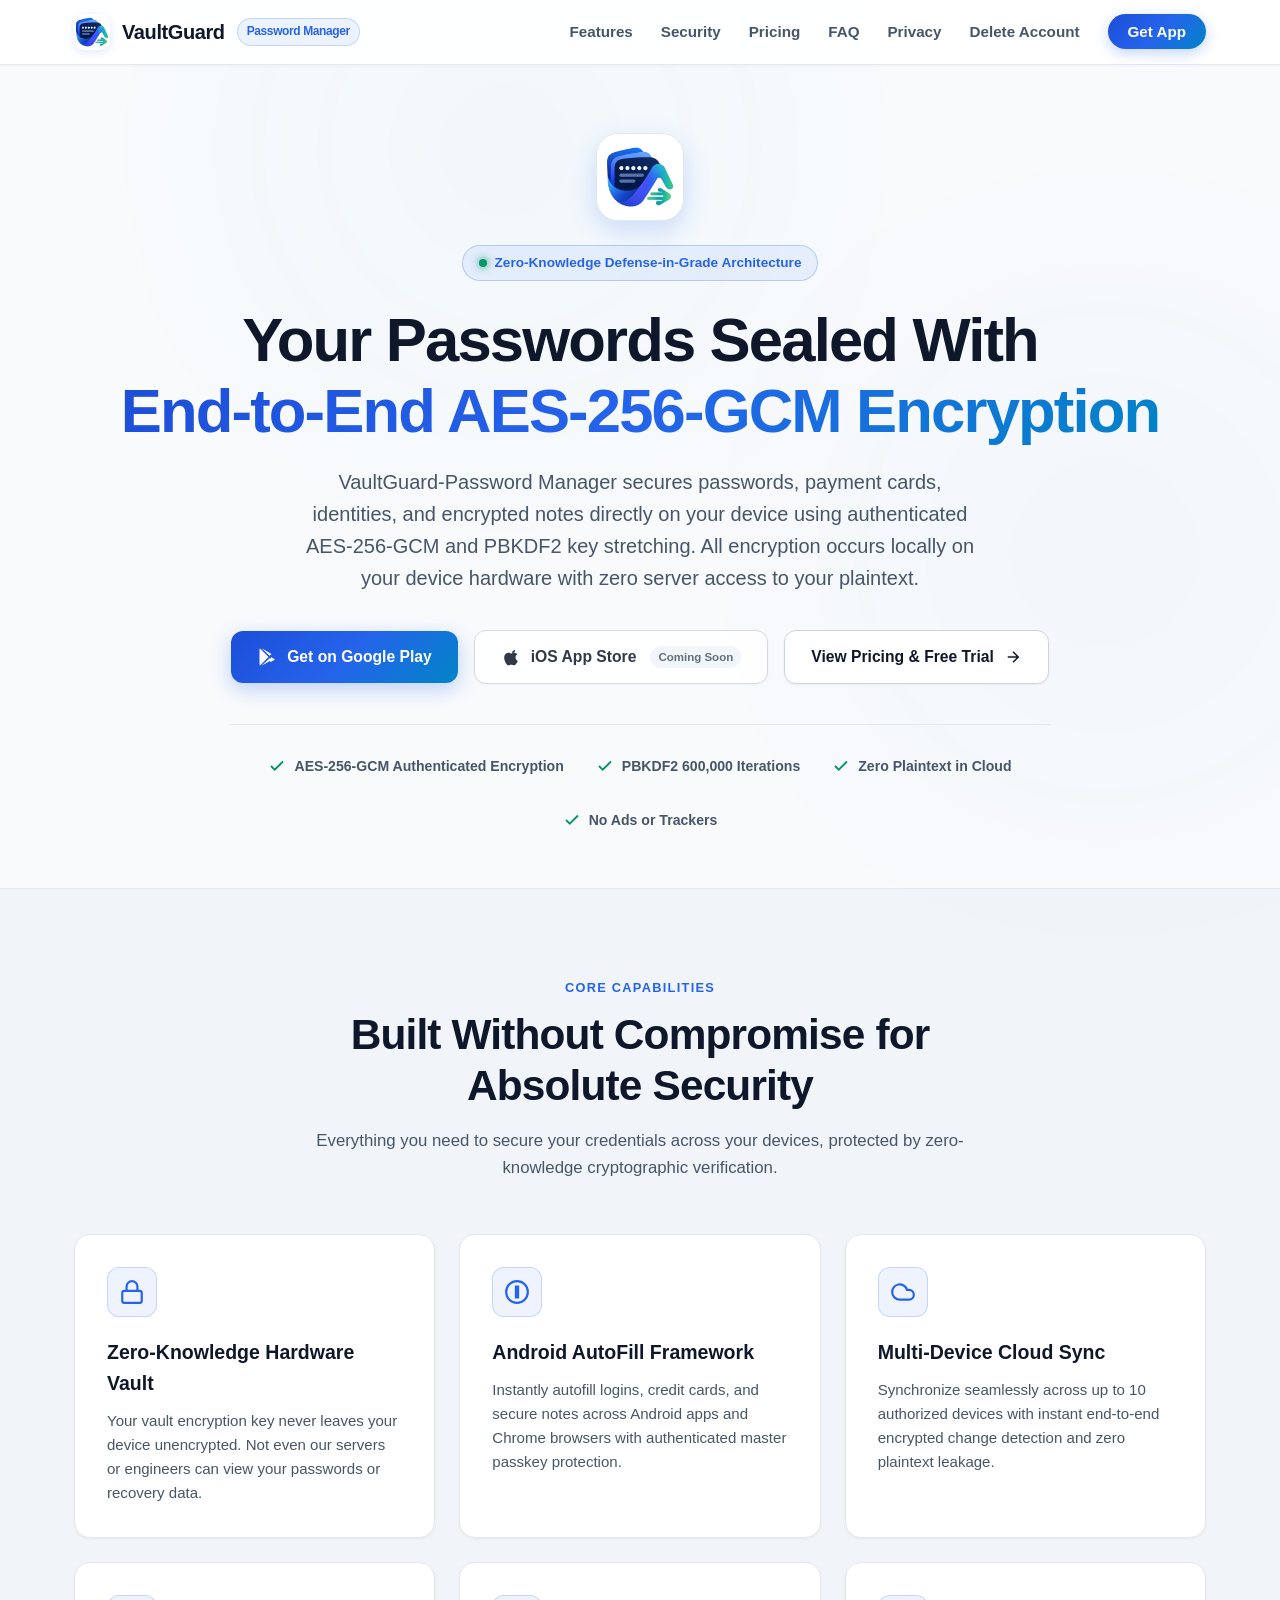
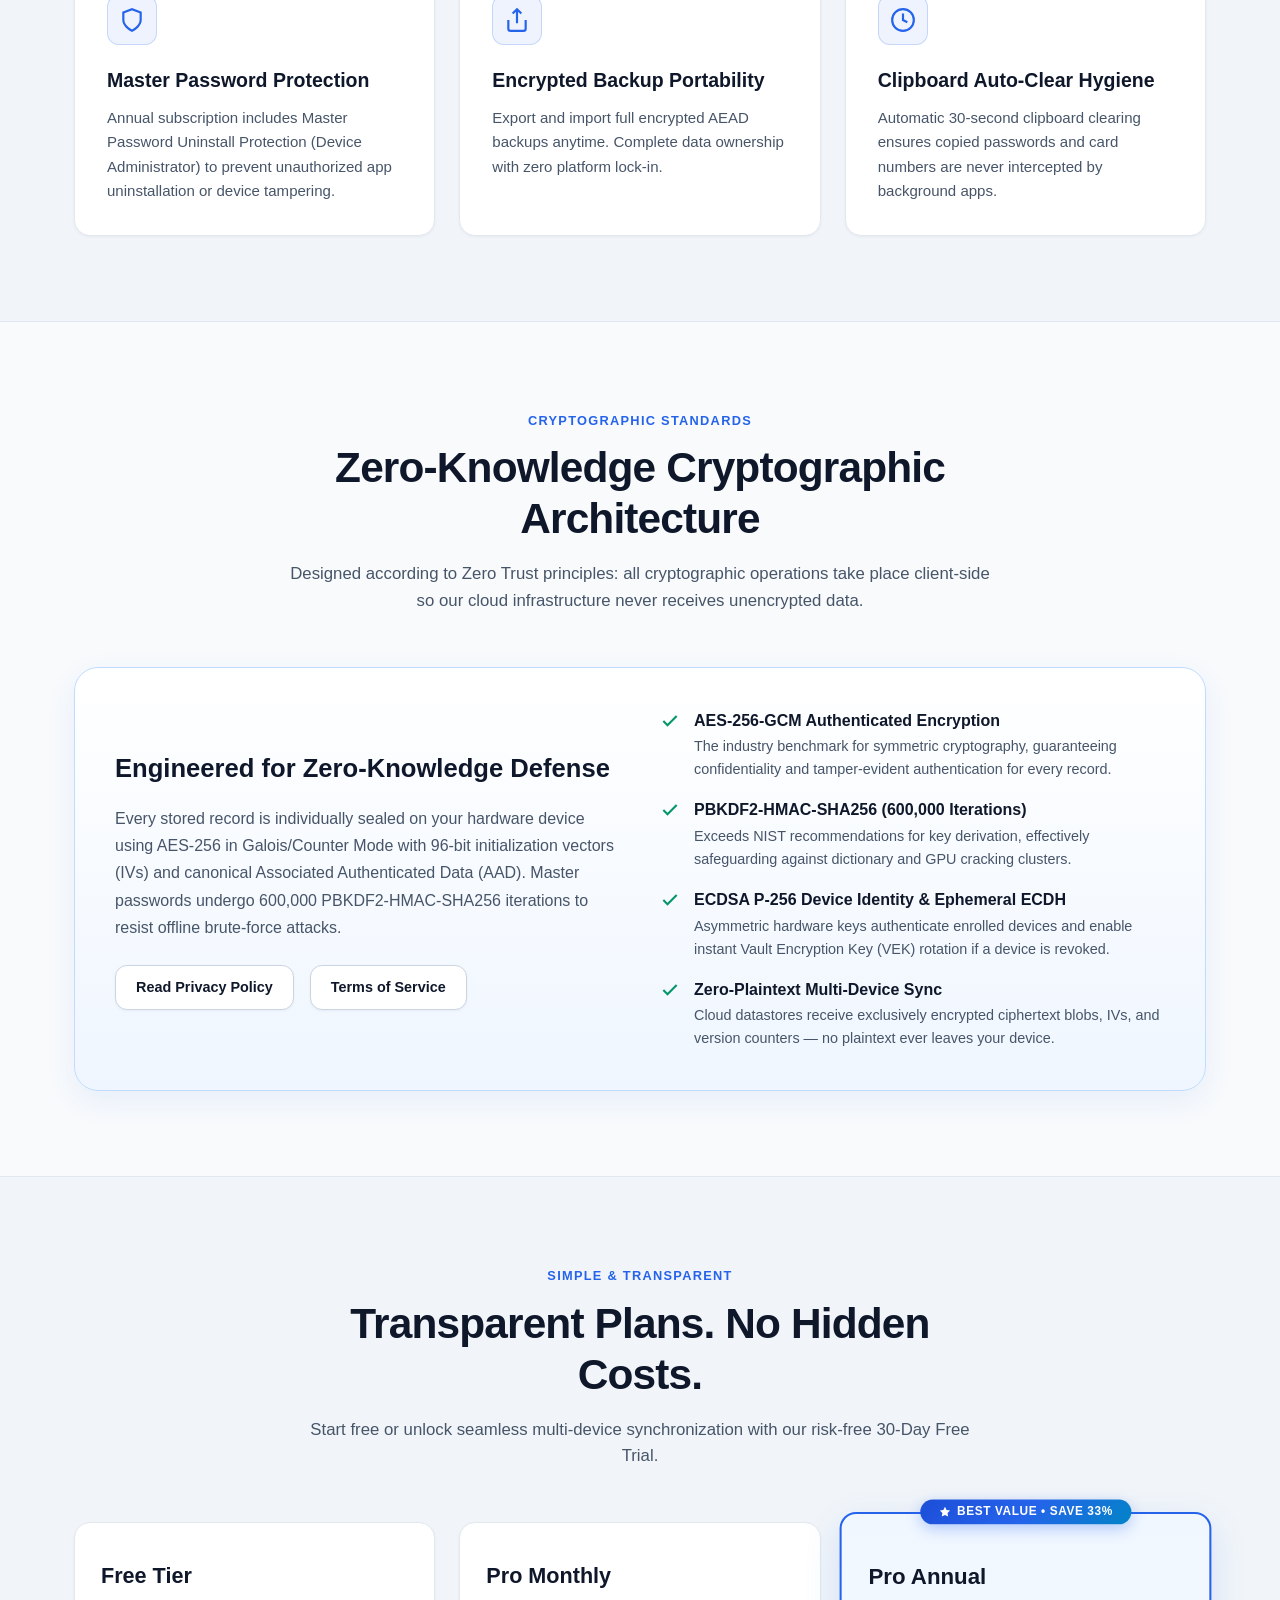
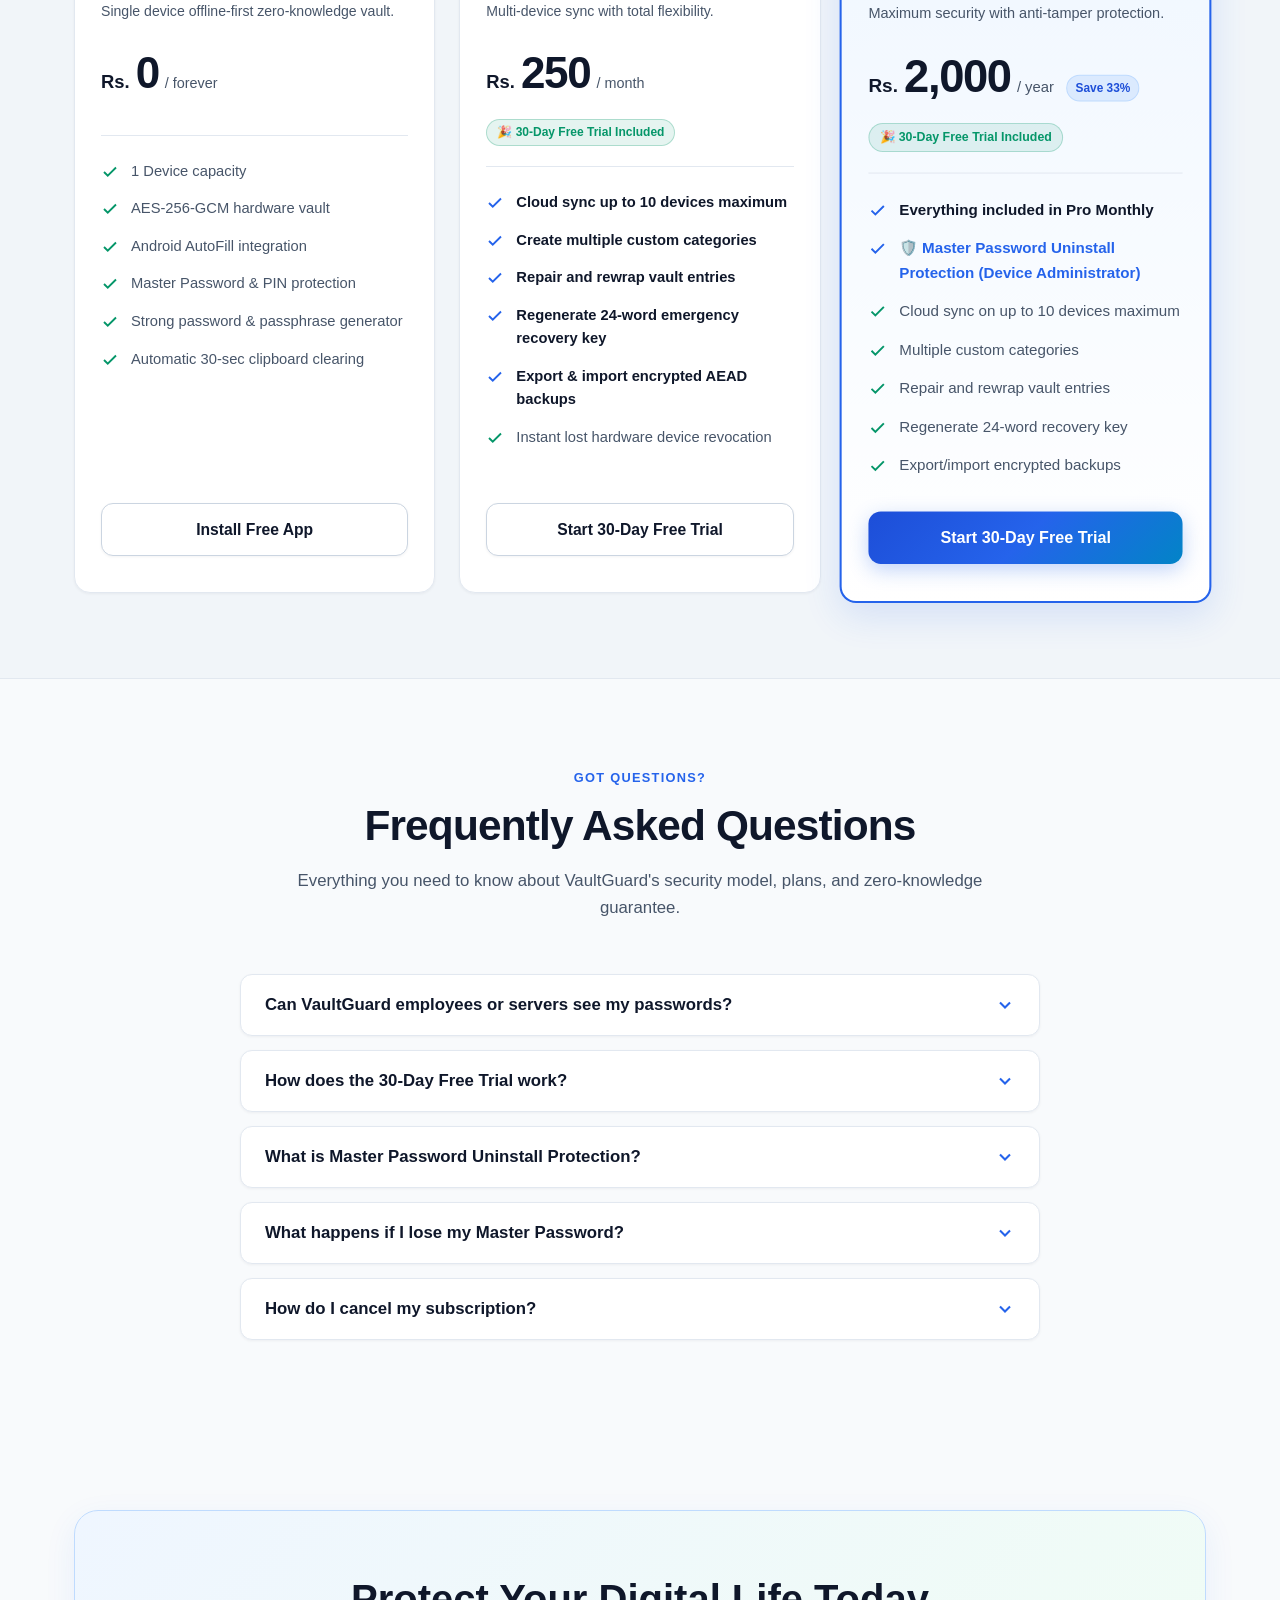
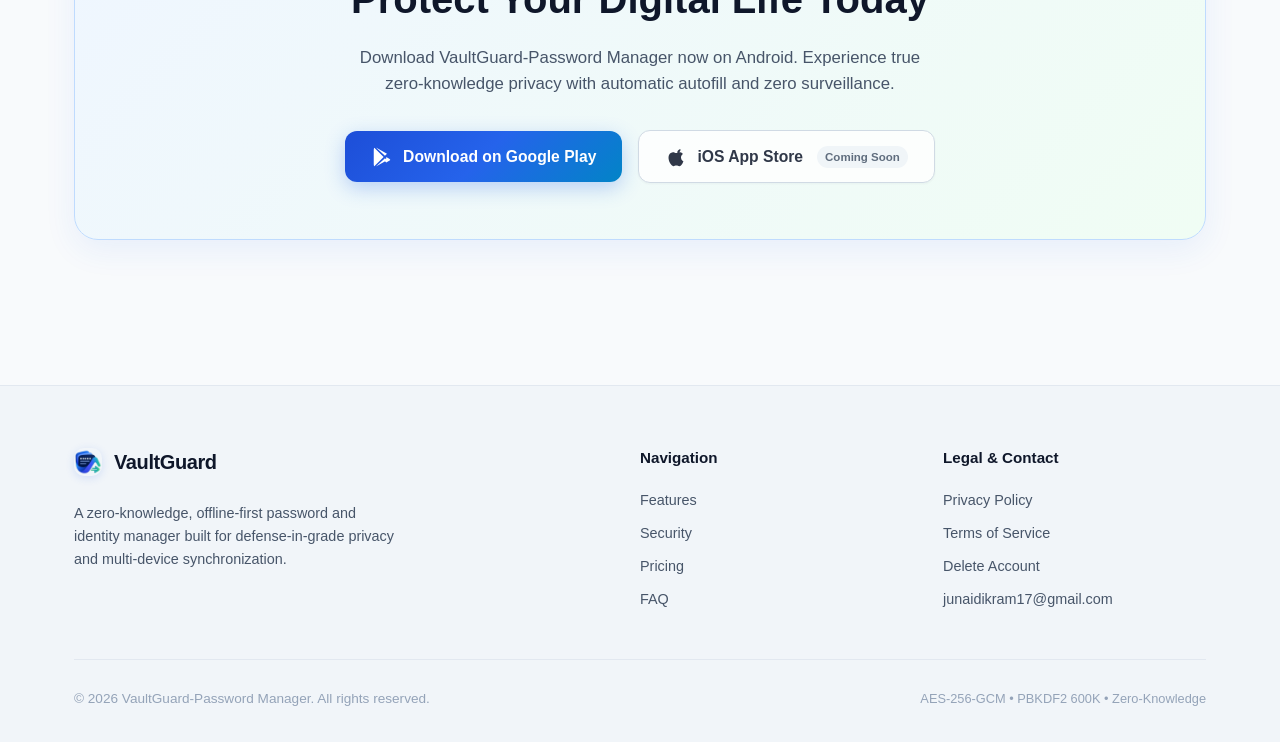
<file: index.html>
<!DOCTYPE html>
<html lang="en">
<head>
  <meta charset="UTF-8" />
  <meta name="viewport" content="width=device-width, initial-scale=1.0" />
  <title>VaultGuard-Password Manager — Zero-Knowledge Security</title>
  <meta name="description" content="VaultGuard-Password Manager is a defense-in-grade, zero-knowledge offline-first password manager with AES-256-GCM encryption and multi-device cloud sync." />
  <meta http-equiv="X-Content-Type-Options" content="nosniff" />
  <meta name="referrer" content="strict-origin-when-cross-origin" />
  <meta http-equiv="Content-Security-Policy" content="default-src 'self'; script-src 'self' 'unsafe-inline'; style-src 'self' 'unsafe-inline' https://fonts.googleapis.com; font-src 'self' https://fonts.gstatic.com; img-src 'self' data: https:; object-src 'none'; base-uri 'self';" />
  <link rel="icon" type="image/png" href="favicon.png" />
  <link rel="icon" type="image/svg+xml" href="favicon.svg" />
  <link rel="apple-touch-icon" href="logo.png" />
  <link rel="preconnect" href="https://fonts.googleapis.com" />
  <link rel="preconnect" href="https://fonts.gstatic.com" crossorigin />
  <link href="https://fonts.googleapis.com/css2?family=Outfit:wght@400;500;600;700;800;900&family=Inter:wght@400;500;600&display=swap" rel="stylesheet" />
  <link rel="stylesheet" href="style.css" />
</head>
<body>
  <div class="ambient-glow glow-1"></div>
  <div class="ambient-glow glow-2"></div>

  <!-- Navbar -->
  <header class="navbar">
    <div class="container nav-content">
      <a href="index.html" class="brand">
        <img src="logo.png" alt="VaultGuard Logo" class="brand-logo-img" />
        <span>VaultGuard</span>
        <span class="brand-badge">Password Manager</span>
      </a>
      <button type="button" class="mobile-menu-btn" aria-label="Toggle navigation menu" id="mobileMenuBtn" aria-expanded="false">
        <svg class="menu-open-icon" width="22" height="22" viewBox="0 0 24 24" fill="none" stroke="currentColor" stroke-width="2.2" stroke-linecap="round" stroke-linejoin="round">
          <line x1="3" y1="12" x2="21" y2="12"></line>
          <line x1="3" y1="6" x2="21" y2="6"></line>
          <line x1="3" y1="18" x2="21" y2="18"></line>
        </svg>
        <svg class="menu-close-icon" width="22" height="22" viewBox="0 0 24 24" fill="none" stroke="currentColor" stroke-width="2.2" stroke-linecap="round" stroke-linejoin="round" style="display: none;">
          <line x1="18" y1="6" x2="6" y2="18"></line>
          <line x1="6" y1="6" x2="18" y2="18"></line>
        </svg>
      </button>
      <ul class="nav-links" id="navLinks">
        <li><a href="#features">Features</a></li>
        <li><a href="#security">Security</a></li>
        <li><a href="#pricing">Pricing</a></li>
        <li><a href="#faq">FAQ</a></li>
        <li><a href="privacy.html">Privacy</a></li>
        <li><a href="delete-account.html">Delete Account</a></li>
        <li><a href="#download" class="nav-cta">Get App</a></li>
      </ul>
    </div>
  </header>

  <!-- Hero Section -->
  <section class="hero">
    <div class="container">
      <img src="logo.png" alt="VaultGuard App Logo" class="hero-logo-center" />
      <div class="badge-pill">
        <span class="badge-dot"></span>
        <span>Zero-Knowledge Defense-in-Grade Architecture</span>
      </div>
      <h1 class="hero-title">
        Your Passwords Sealed With <br />
        <span class="gradient-text">End-to-End AES-256-GCM Encryption</span>
      </h1>
      <p class="hero-subtitle">
        VaultGuard-Password Manager secures passwords, payment cards, identities, and encrypted notes directly on your device using authenticated AES-256-GCM and PBKDF2 key stretching. All encryption occurs locally on your device hardware with zero server access to your plaintext.
      </p>

      <div class="hero-actions">
        <a href="#download" class="btn btn-primary">
          <svg width="20" height="20" viewBox="0 0 24 24" fill="currentColor">
            <path d="M3.609 1.814L13.793 12 3.61 22.186a2.023 2.023 0 0 1-.22-.383C3.136 21.2 3 20.449 3 19.5V4.5c0-.95.136-1.7.39-2.303.064-.15.138-.28.219-.383zm11.605 11.605l2.222 2.222-12.027 6.837 9.805-9.059zm0-2.838L5.409 1.522l12.027 6.837-2.222 2.222zm1.414 1.414l3.702 2.105c.877.498.877 1.309 0 1.808l-3.702 2.105-2.23-2.23 2.23-2.23z"/>
          </svg>
          <span>Get on Google Play</span>
        </a>

        <div class="btn btn-secondary" style="cursor: default; opacity: 0.85;">
          <svg width="20" height="20" viewBox="0 0 24 24" fill="currentColor">
            <path d="M18.71 19.5c-.83 1.24-1.71 2.45-3.05 2.47-1.34.03-1.77-.79-3.29-.79-1.53 0-2 .77-3.27.82-1.31.05-2.3-1.32-3.14-2.53C4.25 17 2.94 12.45 4.7 9.39c.87-1.52 2.43-2.48 4.12-2.51 1.28-.02 2.5.87 3.29.87.78 0 2.26-1.07 3.81-.91.65.03 2.47.26 3.64 1.98-.09.06-2.17 1.28-2.15 3.81.03 3.02 2.65 4.03 2.68 4.04-.03.07-.42 1.44-1.38 2.83M15.97 6.37c.62-.75 1.04-1.8 0.93-2.85-.9.04-2 0.6-2.65 1.35-.58.66-1.09 1.73-.95 2.76 1.01.08 2.05-.51 2.67-1.26z"/>
          </svg>
          <span>iOS App Store</span>
          <span class="btn-pill-tag">Coming Soon</span>
        </div>

        <a href="#pricing" class="btn btn-secondary">
          <span>View Pricing & Free Trial</span>
          <svg width="18" height="18" viewBox="0 0 24 24" fill="none" stroke="currentColor" stroke-width="2">
            <path d="M5 12h14M12 5l7 7-7 7"/>
          </svg>
        </a>
      </div>

      <!-- Trust Badges -->
      <div class="trust-bar">
        <div class="trust-item">
          <svg width="18" height="18" viewBox="0 0 24 24" fill="none" stroke="currentColor" stroke-width="2.5"><polyline points="20 6 9 17 4 12"/></svg>
          <span>AES-256-GCM Authenticated Encryption</span>
        </div>
        <div class="trust-item">
          <svg width="18" height="18" viewBox="0 0 24 24" fill="none" stroke="currentColor" stroke-width="2.5"><polyline points="20 6 9 17 4 12"/></svg>
          <span>PBKDF2 600,000 Iterations</span>
        </div>
        <div class="trust-item">
          <svg width="18" height="18" viewBox="0 0 24 24" fill="none" stroke="currentColor" stroke-width="2.5"><polyline points="20 6 9 17 4 12"/></svg>
          <span>Zero Plaintext in Cloud</span>
        </div>
        <div class="trust-item">
          <svg width="18" height="18" viewBox="0 0 24 24" fill="none" stroke="currentColor" stroke-width="2.5"><polyline points="20 6 9 17 4 12"/></svg>
          <span>No Ads or Trackers</span>
        </div>
      </div>
    </div>
  </section>

  <!-- Features Section -->
  <section id="features" class="section alt-bg">
    <div class="container">
      <div class="section-header">
        <span class="section-tag">Core Capabilities</span>
        <h2 class="section-title">Built Without Compromise for Absolute Security</h2>
        <p class="section-desc">Everything you need to secure your credentials across your devices, protected by zero-knowledge cryptographic verification.</p>
      </div>

      <div class="grid-3">
        <!-- Card 1 -->
        <div class="feature-card">
          <div class="feature-icon-box">
            <svg width="26" height="26" viewBox="0 0 24 24" fill="none" stroke="currentColor" stroke-width="2">
              <rect x="3" y="11" width="18" height="11" rx="2" ry="2"/>
              <path d="M7 11V7a5 5 0 0 1 10 0v4"/>
            </svg>
          </div>
          <h3 class="feature-title">Zero-Knowledge Hardware Vault</h3>
          <p class="feature-text">Your vault encryption key never leaves your device unencrypted. Not even our servers or engineers can view your passwords or recovery data.</p>
        </div>

        <!-- Card 2 -->
        <div class="feature-card">
          <div class="feature-icon-box">
            <svg width="26" height="26" viewBox="0 0 24 24" fill="none" stroke="currentColor" stroke-width="2">
              <path d="M12 2a10 10 0 1 0 10 10A10 10 0 0 0 12 2zm1 15h-2v-6h2zm0-8h-2V7h2z"/>
            </svg>
          </div>
          <h3 class="feature-title">Android AutoFill Framework</h3>
          <p class="feature-text">Instantly autofill logins, credit cards, and secure notes across Android apps and Chrome browsers with authenticated master passkey protection.</p>
        </div>

        <!-- Card 3 -->
        <div class="feature-card">
          <div class="feature-icon-box">
            <svg width="26" height="26" viewBox="0 0 24 24" fill="none" stroke="currentColor" stroke-width="2">
              <path d="M17.5 19H9a7 7 0 1 1 6.71-9h1.79a4.5 4.5 0 1 1 0 9Z"/>
            </svg>
          </div>
          <h3 class="feature-title">Multi-Device Cloud Sync</h3>
          <p class="feature-text">Synchronize seamlessly across up to 10 authorized devices with instant end-to-end encrypted change detection and zero plaintext leakage.</p>
        </div>

        <!-- Card 4 -->
        <div class="feature-card">
          <div class="feature-icon-box">
            <svg width="26" height="26" viewBox="0 0 24 24" fill="none" stroke="currentColor" stroke-width="2">
              <path d="M12 22s8-4 8-10V5l-8-3-8 3v7c0 6 8 10 8 10z"/>
            </svg>
          </div>
          <h3 class="feature-title">Master Password Protection</h3>
          <p class="feature-text">Annual subscription includes Master Password Uninstall Protection (Device Administrator) to prevent unauthorized app uninstallation or device tampering.</p>
        </div>

        <!-- Card 5 -->
        <div class="feature-card">
          <div class="feature-icon-box">
            <svg width="26" height="26" viewBox="0 0 24 24" fill="none" stroke="currentColor" stroke-width="2">
              <path d="M4 12v8a2 2 0 0 0 2 2h12a2 2 0 0 0 2-2v-8"/>
              <polyline points="16 6 12 2 8 6"/>
              <line x1="12" y1="2" x2="12" y2="15"/>
            </svg>
          </div>
          <h3 class="feature-title">Encrypted Backup Portability</h3>
          <p class="feature-text">Export and import full encrypted AEAD backups anytime. Complete data ownership with zero platform lock-in.</p>
        </div>

        <!-- Card 6 -->
        <div class="feature-card">
          <div class="feature-icon-box">
            <svg width="26" height="26" viewBox="0 0 24 24" fill="none" stroke="currentColor" stroke-width="2">
              <circle cx="12" cy="12" r="10"/>
              <polyline points="12 6 12 12 16 14"/>
            </svg>
          </div>
          <h3 class="feature-title">Clipboard Auto-Clear Hygiene</h3>
          <p class="feature-text">Automatic 30-second clipboard clearing ensures copied passwords and card numbers are never intercepted by background apps.</p>
        </div>
      </div>
    </div>
  </section>

  <!-- Security Architecture Section -->
  <section id="security" class="section">
    <div class="container">
      <div class="section-header">
        <span class="section-tag">Cryptographic Standards</span>
        <h2 class="section-title">Zero-Knowledge Cryptographic Architecture</h2>
        <p class="section-desc">Designed according to Zero Trust principles: all cryptographic operations take place client-side so our cloud infrastructure never receives unencrypted data.</p>
      </div>

      <div class="architecture-box">
        <div>
          <h3 style="font-size: 1.6rem; font-weight: 800; margin-bottom: 16px;">Engineered for Zero-Knowledge Defense</h3>
          <p style="color: var(--text-secondary); line-height: 1.7; margin-bottom: 24px;">
            Every stored record is individually sealed on your hardware device using AES-256 in Galois/Counter Mode with 96-bit initialization vectors (IVs) and canonical Associated Authenticated Data (AAD). Master passwords undergo 600,000 PBKDF2-HMAC-SHA256 iterations to resist offline brute-force attacks.
          </p>
          <div style="display: flex; gap: 16px;">
            <a href="privacy.html" class="btn btn-secondary" style="font-size: 0.9rem; padding: 10px 20px;">Read Privacy Policy</a>
            <a href="terms.html" class="btn btn-secondary" style="font-size: 0.9rem; padding: 10px 20px;">Terms of Service</a>
          </div>
        </div>

        <div>
          <ul class="arch-spec-list">
            <li class="arch-spec-item">
              <svg width="20" height="20" viewBox="0 0 24 24" fill="none" stroke="currentColor" stroke-width="2.5"><polyline points="20 6 9 17 4 12"/></svg>
              <div>
                <strong>AES-256-GCM Authenticated Encryption</strong>
                <p>The industry benchmark for symmetric cryptography, guaranteeing confidentiality and tamper-evident authentication for every record.</p>
              </div>
            </li>
            <li class="arch-spec-item">
              <svg width="20" height="20" viewBox="0 0 24 24" fill="none" stroke="currentColor" stroke-width="2.5"><polyline points="20 6 9 17 4 12"/></svg>
              <div>
                <strong>PBKDF2-HMAC-SHA256 (600,000 Iterations)</strong>
                <p>Exceeds NIST recommendations for key derivation, effectively safeguarding against dictionary and GPU cracking clusters.</p>
              </div>
            </li>
            <li class="arch-spec-item">
              <svg width="20" height="20" viewBox="0 0 24 24" fill="none" stroke="currentColor" stroke-width="2.5"><polyline points="20 6 9 17 4 12"/></svg>
              <div>
                <strong>ECDSA P-256 Device Identity & Ephemeral ECDH</strong>
                <p>Asymmetric hardware keys authenticate enrolled devices and enable instant Vault Encryption Key (VEK) rotation if a device is revoked.</p>
              </div>
            </li>
            <li class="arch-spec-item">
              <svg width="20" height="20" viewBox="0 0 24 24" fill="none" stroke="currentColor" stroke-width="2.5"><polyline points="20 6 9 17 4 12"/></svg>
              <div>
                <strong>Zero-Plaintext Multi-Device Sync</strong>
                <p>Cloud datastores receive exclusively encrypted ciphertext blobs, IVs, and version counters — no plaintext ever leaves your device.</p>
              </div>
            </li>
          </ul>
        </div>
      </div>
    </div>
  </section>

  <!-- Pricing Section -->
  <section id="pricing" class="section alt-bg">
    <div class="container">
      <div class="section-header">
        <span class="section-tag">Simple & Transparent</span>
        <h2 class="section-title">Transparent Plans. No Hidden Costs.</h2>
        <p class="section-desc">Start free or unlock seamless multi-device synchronization with our risk-free 30-Day Free Trial.</p>
      </div>

      <div class="pricing-grid">
        <!-- 1. Free Tier -->
        <div class="pricing-card">
          <div class="plan-header">
            <h3 class="plan-name">Free Tier</h3>
            <p class="plan-desc">Single device offline-first zero-knowledge vault.</p>
            <div class="plan-price-box">
              <span class="plan-currency">Rs.</span>
              <span class="plan-amount">0</span>
              <span class="plan-period">/ forever</span>
            </div>
          </div>

          <ul class="plan-features">
            <li class="plan-feature-item">
              <svg width="18" height="18" viewBox="0 0 24 24" fill="none" stroke="currentColor" stroke-width="2.5"><polyline points="20 6 9 17 4 12"/></svg>
              <span>1 Device capacity</span>
            </li>
            <li class="plan-feature-item">
              <svg width="18" height="18" viewBox="0 0 24 24" fill="none" stroke="currentColor" stroke-width="2.5"><polyline points="20 6 9 17 4 12"/></svg>
              <span>AES-256-GCM hardware vault</span>
            </li>
            <li class="plan-feature-item">
              <svg width="18" height="18" viewBox="0 0 24 24" fill="none" stroke="currentColor" stroke-width="2.5"><polyline points="20 6 9 17 4 12"/></svg>
              <span>Android AutoFill integration</span>
            </li>
            <li class="plan-feature-item">
              <svg width="18" height="18" viewBox="0 0 24 24" fill="none" stroke="currentColor" stroke-width="2.5"><polyline points="20 6 9 17 4 12"/></svg>
              <span>Master Password & PIN protection</span>
            </li>
            <li class="plan-feature-item">
              <svg width="18" height="18" viewBox="0 0 24 24" fill="none" stroke="currentColor" stroke-width="2.5"><polyline points="20 6 9 17 4 12"/></svg>
              <span>Strong password & passphrase generator</span>
            </li>
            <li class="plan-feature-item">
              <svg width="18" height="18" viewBox="0 0 24 24" fill="none" stroke="currentColor" stroke-width="2.5"><polyline points="20 6 9 17 4 12"/></svg>
              <span>Automatic 30-sec clipboard clearing</span>
            </li>
          </ul>

          <a href="#download" class="btn btn-secondary" style="width: 100%;">Install Free App</a>
        </div>

        <!-- 2. Pro Monthly -->
        <div class="pricing-card">
          <div class="plan-header">
            <h3 class="plan-name">Pro Monthly</h3>
            <p class="plan-desc">Multi-device sync with total flexibility.</p>
            <div class="plan-price-box">
              <span class="plan-currency">Rs.</span>
              <span class="plan-amount">250</span>
              <span class="plan-period">/ month</span>
            </div>
            <div class="plan-trial-badge">🎉 30-Day Free Trial Included</div>
          </div>

          <ul class="plan-features">
            <li class="plan-feature-item highlight">
              <svg width="18" height="18" viewBox="0 0 24 24" fill="none" stroke="currentColor" stroke-width="2.5"><polyline points="20 6 9 17 4 12"/></svg>
              <span>Cloud sync up to 10 devices maximum</span>
            </li>
            <li class="plan-feature-item highlight">
              <svg width="18" height="18" viewBox="0 0 24 24" fill="none" stroke="currentColor" stroke-width="2.5"><polyline points="20 6 9 17 4 12"/></svg>
              <span>Create multiple custom categories</span>
            </li>
            <li class="plan-feature-item highlight">
              <svg width="18" height="18" viewBox="0 0 24 24" fill="none" stroke="currentColor" stroke-width="2.5"><polyline points="20 6 9 17 4 12"/></svg>
              <span>Repair and rewrap vault entries</span>
            </li>
            <li class="plan-feature-item highlight">
              <svg width="18" height="18" viewBox="0 0 24 24" fill="none" stroke="currentColor" stroke-width="2.5"><polyline points="20 6 9 17 4 12"/></svg>
              <span>Regenerate 24-word emergency recovery key</span>
            </li>
            <li class="plan-feature-item highlight">
              <svg width="18" height="18" viewBox="0 0 24 24" fill="none" stroke="currentColor" stroke-width="2.5"><polyline points="20 6 9 17 4 12"/></svg>
              <span>Export & import encrypted AEAD backups</span>
            </li>
            <li class="plan-feature-item">
              <svg width="18" height="18" viewBox="0 0 24 24" fill="none" stroke="currentColor" stroke-width="2.5"><polyline points="20 6 9 17 4 12"/></svg>
              <span>Instant lost hardware device revocation</span>
            </li>
          </ul>

          <a href="#download" class="btn btn-secondary" style="width: 100%;">Start 30-Day Free Trial</a>
        </div>

        <!-- 3. Pro Annual (Featured) -->
        <div class="pricing-card featured">
          <div class="pricing-badge-popular">
            <svg width="12" height="12" viewBox="0 0 24 24" fill="currentColor">
              <path d="M12 2l3.09 6.26L22 9.27l-5 4.87 1.18 6.88L12 17.77l-6.18 3.25L7 14.14 2 9.27l6.91-1.01L12 2z"/>
            </svg>
            <span>Best Value • Save 33%</span>
          </div>
          <div class="plan-header">
            <h3 class="plan-name">Pro Annual</h3>
            <p class="plan-desc">Maximum security with anti-tamper protection.</p>
            <div class="plan-price-box">
              <span class="plan-currency">Rs.</span>
              <span class="plan-amount">2,000</span>
              <span class="plan-period">/ year</span>
              <span class="plan-save-chip">Save 33%</span>
            </div>
            <div class="plan-trial-badge">🎉 30-Day Free Trial Included</div>
          </div>

          <ul class="plan-features">
            <li class="plan-feature-item highlight">
              <svg width="18" height="18" viewBox="0 0 24 24" fill="none" stroke="currentColor" stroke-width="2.5"><polyline points="20 6 9 17 4 12"/></svg>
              <span><strong>Everything included in Pro Monthly</strong></span>
            </li>
            <li class="plan-feature-item highlight" style="color: var(--accent-primary); font-weight: 700;">
              <svg width="18" height="18" viewBox="0 0 24 24" fill="none" stroke="currentColor" stroke-width="2.5"><polyline points="20 6 9 17 4 12"/></svg>
              <span>🛡️ Master Password Uninstall Protection (Device Administrator)</span>
            </li>
            <li class="plan-feature-item">
              <svg width="18" height="18" viewBox="0 0 24 24" fill="none" stroke="currentColor" stroke-width="2.5"><polyline points="20 6 9 17 4 12"/></svg>
              <span>Cloud sync on up to 10 devices maximum</span>
            </li>
            <li class="plan-feature-item">
              <svg width="18" height="18" viewBox="0 0 24 24" fill="none" stroke="currentColor" stroke-width="2.5"><polyline points="20 6 9 17 4 12"/></svg>
              <span>Multiple custom categories</span>
            </li>
            <li class="plan-feature-item">
              <svg width="18" height="18" viewBox="0 0 24 24" fill="none" stroke="currentColor" stroke-width="2.5"><polyline points="20 6 9 17 4 12"/></svg>
              <span>Repair and rewrap vault entries</span>
            </li>
            <li class="plan-feature-item">
              <svg width="18" height="18" viewBox="0 0 24 24" fill="none" stroke="currentColor" stroke-width="2.5"><polyline points="20 6 9 17 4 12"/></svg>
              <span>Regenerate 24-word recovery key</span>
            </li>
            <li class="plan-feature-item">
              <svg width="18" height="18" viewBox="0 0 24 24" fill="none" stroke="currentColor" stroke-width="2.5"><polyline points="20 6 9 17 4 12"/></svg>
              <span>Export/import encrypted backups</span>
            </li>
          </ul>

          <a href="#download" class="btn btn-primary" style="width: 100%;">Start 30-Day Free Trial</a>
        </div>
      </div>
    </div>
  </section>

  <!-- FAQ Section -->
  <section id="faq" class="section">
    <div class="container">
      <div class="section-header">
        <span class="section-tag">Got Questions?</span>
        <h2 class="section-title">Frequently Asked Questions</h2>
        <p class="section-desc">Everything you need to know about VaultGuard's security model, plans, and zero-knowledge guarantee.</p>
      </div>

      <div class="faq-list">
        <div class="faq-item">
          <button class="faq-question">
            <span>Can VaultGuard employees or servers see my passwords?</span>
            <svg class="faq-icon" width="20" height="20" viewBox="0 0 24 24" fill="none" stroke="currentColor" stroke-width="2.5"><polyline points="6 9 12 15 18 9"/></svg>
          </button>
          <div class="faq-answer">
            No. Never. VaultGuard operates on a strict Zero-Knowledge architecture. Your Master Password is used to derive encryption keys locally via PBKDF2 (600,000 iterations), and all entries are encrypted with AES-256-GCM on your device. We receive only encrypted ciphertext blobs.
          </div>
        </div>

        <div class="faq-item">
          <button class="faq-question">
            <span>How does the 30-Day Free Trial work?</span>
            <svg class="faq-icon" width="20" height="20" viewBox="0 0 24 24" fill="none" stroke="currentColor" stroke-width="2.5"><polyline points="6 9 12 15 18 9"/></svg>
          </button>
          <div class="faq-answer">
            Both the Monthly (Rs. 250/mo) and Annual (Rs. 2,000/yr) Pro plans include a 30-Day Free Trial. You can explore full 10-device sync, custom categories, and backups without being charged. If you cancel before the 30 days end via Google Play Subscriptions, you will never be charged.
          </div>
        </div>

        <div class="faq-item">
          <button class="faq-question">
            <span>What is Master Password Uninstall Protection?</span>
            <svg class="faq-icon" width="20" height="20" viewBox="0 0 24 24" fill="none" stroke="currentColor" stroke-width="2.5"><polyline points="6 9 12 15 18 9"/></svg>
          </button>
          <div class="faq-answer">
            Included exclusively in the Annual plan, Uninstall Protection leverages Android's Device Administrator security to prevent anyone from deleting or tampering with VaultGuard on your phone without verifying your Master Password first.
          </div>
        </div>

        <div class="faq-item">
          <button class="faq-question">
            <span>What happens if I lose my Master Password?</span>
            <svg class="faq-icon" width="20" height="20" viewBox="0 0 24 24" fill="none" stroke="currentColor" stroke-width="2.5"><polyline points="6 9 12 15 18 9"/></svg>
          </button>
          <div class="faq-answer">
            Because we do not know your password, we cannot reset it for you. However, when you set up VaultGuard, you are given a 24-word emergency recovery key. As long as you have your 24 words, you can restore your vault even if you forget your master password.
          </div>
        </div>

        <div class="faq-item">
          <button class="faq-question">
            <span>How do I cancel my subscription?</span>
            <svg class="faq-icon" width="20" height="20" viewBox="0 0 24 24" fill="none" stroke="currentColor" stroke-width="2.5"><polyline points="6 9 12 15 18 9"/></svg>
          </button>
          <div class="faq-answer">
            Subscriptions are managed transparently by Google Play. Inside the app, go to Settings &rarr; Subscription & Plans and tap "Manage on Google Play" to cancel or change your plan anytime in 1 tap.
          </div>
        </div>
      </div>
    </div>
  </section>

  <!-- Download CTA Section -->
  <section id="download" class="section">
    <div class="container">
      <div class="download-card">
        <h2 class="download-title">Protect Your Digital Life Today</h2>
        <p class="download-desc">
          Download VaultGuard-Password Manager now on Android. Experience true zero-knowledge privacy with automatic autofill and zero surveillance.
        </p>

        <div class="hero-actions" style="margin-bottom: 0;">
          <a href="https://play.google.com/store/apps/details?id=com.vaultguard.app" target="_blank" rel="noopener noreferrer" class="btn btn-primary">
            <svg width="22" height="22" viewBox="0 0 24 24" fill="currentColor">
              <path d="M3.609 1.814L13.793 12 3.61 22.186a2.023 2.023 0 0 1-.22-.383C3.136 21.2 3 20.449 3 19.5V4.5c0-.95.136-1.7.39-2.303.064-.15.138-.28.219-.383zm11.605 11.605l2.222 2.222-12.027 6.837 9.805-9.059zm0-2.838L5.409 1.522l12.027 6.837-2.222 2.222zm1.414 1.414l3.702 2.105c.877.498.877 1.309 0 1.808l-3.702 2.105-2.23-2.23 2.23-2.23z"/>
            </svg>
            <span>Download on Google Play</span>
          </a>

          <div class="btn btn-secondary" style="cursor: default; opacity: 0.85;">
            <svg width="22" height="22" viewBox="0 0 24 24" fill="currentColor">
              <path d="M18.71 19.5c-.83 1.24-1.71 2.45-3.05 2.47-1.34.03-1.77-.79-3.29-.79-1.53 0-2 .77-3.27.82-1.31.05-2.3-1.32-3.14-2.53C4.25 17 2.94 12.45 4.7 9.39c.87-1.52 2.43-2.48 4.12-2.51 1.28-.02 2.5.87 3.29.87.78 0 2.26-1.07 3.81-.91.65.03 2.47.26 3.64 1.98-.09.06-2.17 1.28-2.15 3.81.03 3.02 2.65 4.03 2.68 4.04-.03.07-.42 1.44-1.38 2.83M15.97 6.37c.62-.75 1.04-1.8 0.93-2.85-.9.04-2 0.6-2.65 1.35-.58.66-1.09 1.73-.95 2.76 1.01.08 2.05-.51 2.67-1.26z"/>
            </svg>
            <span>iOS App Store</span>
            <span class="btn-pill-tag">Coming Soon</span>
          </div>
        </div>
      </div>
    </div>
  </section>

  <!-- Footer -->
  <footer class="footer">
    <div class="container">
      <div class="footer-grid">
        <div>
          <a href="index.html" class="brand" style="margin-bottom: 12px; display: inline-flex;">
            <img src="logo.png" alt="VaultGuard" class="brand-logo-img" style="width: 28px; height: 28px;" />
            <span>VaultGuard</span>
          </a>
          <p class="footer-brand-desc">
            A zero-knowledge, offline-first password and identity manager built for defense-in-grade privacy and multi-device synchronization.
          </p>
        </div>

        <div>
          <h4 class="footer-col-title">Navigation</h4>
          <ul class="footer-links">
            <li><a href="#features">Features</a></li>
            <li><a href="#security">Security</a></li>
            <li><a href="#pricing">Pricing</a></li>
            <li><a href="#faq">FAQ</a></li>
          </ul>
        </div>

        <div>
          <h4 class="footer-col-title">Legal & Contact</h4>
          <ul class="footer-links">
            <li><a href="privacy.html">Privacy Policy</a></li>
            <li><a href="terms.html">Terms of Service</a></li>
            <li><a href="delete-account.html">Delete Account</a></li>
            <li><a href="mailto:junaidikram17@gmail.com">junaidikram17@gmail.com</a></li>
          </ul>
        </div>
      </div>

      <div class="footer-bottom">
        <p>&copy; <span class="current-year">2026</span> VaultGuard-Password Manager. All rights reserved.</p>
        <p style="font-size: 0.8rem;">AES-256-GCM • PBKDF2 600K • Zero-Knowledge</p>
      </div>
    </div>
  </footer>

  <script src="script.js"></script>
</body>
</html>
</file>
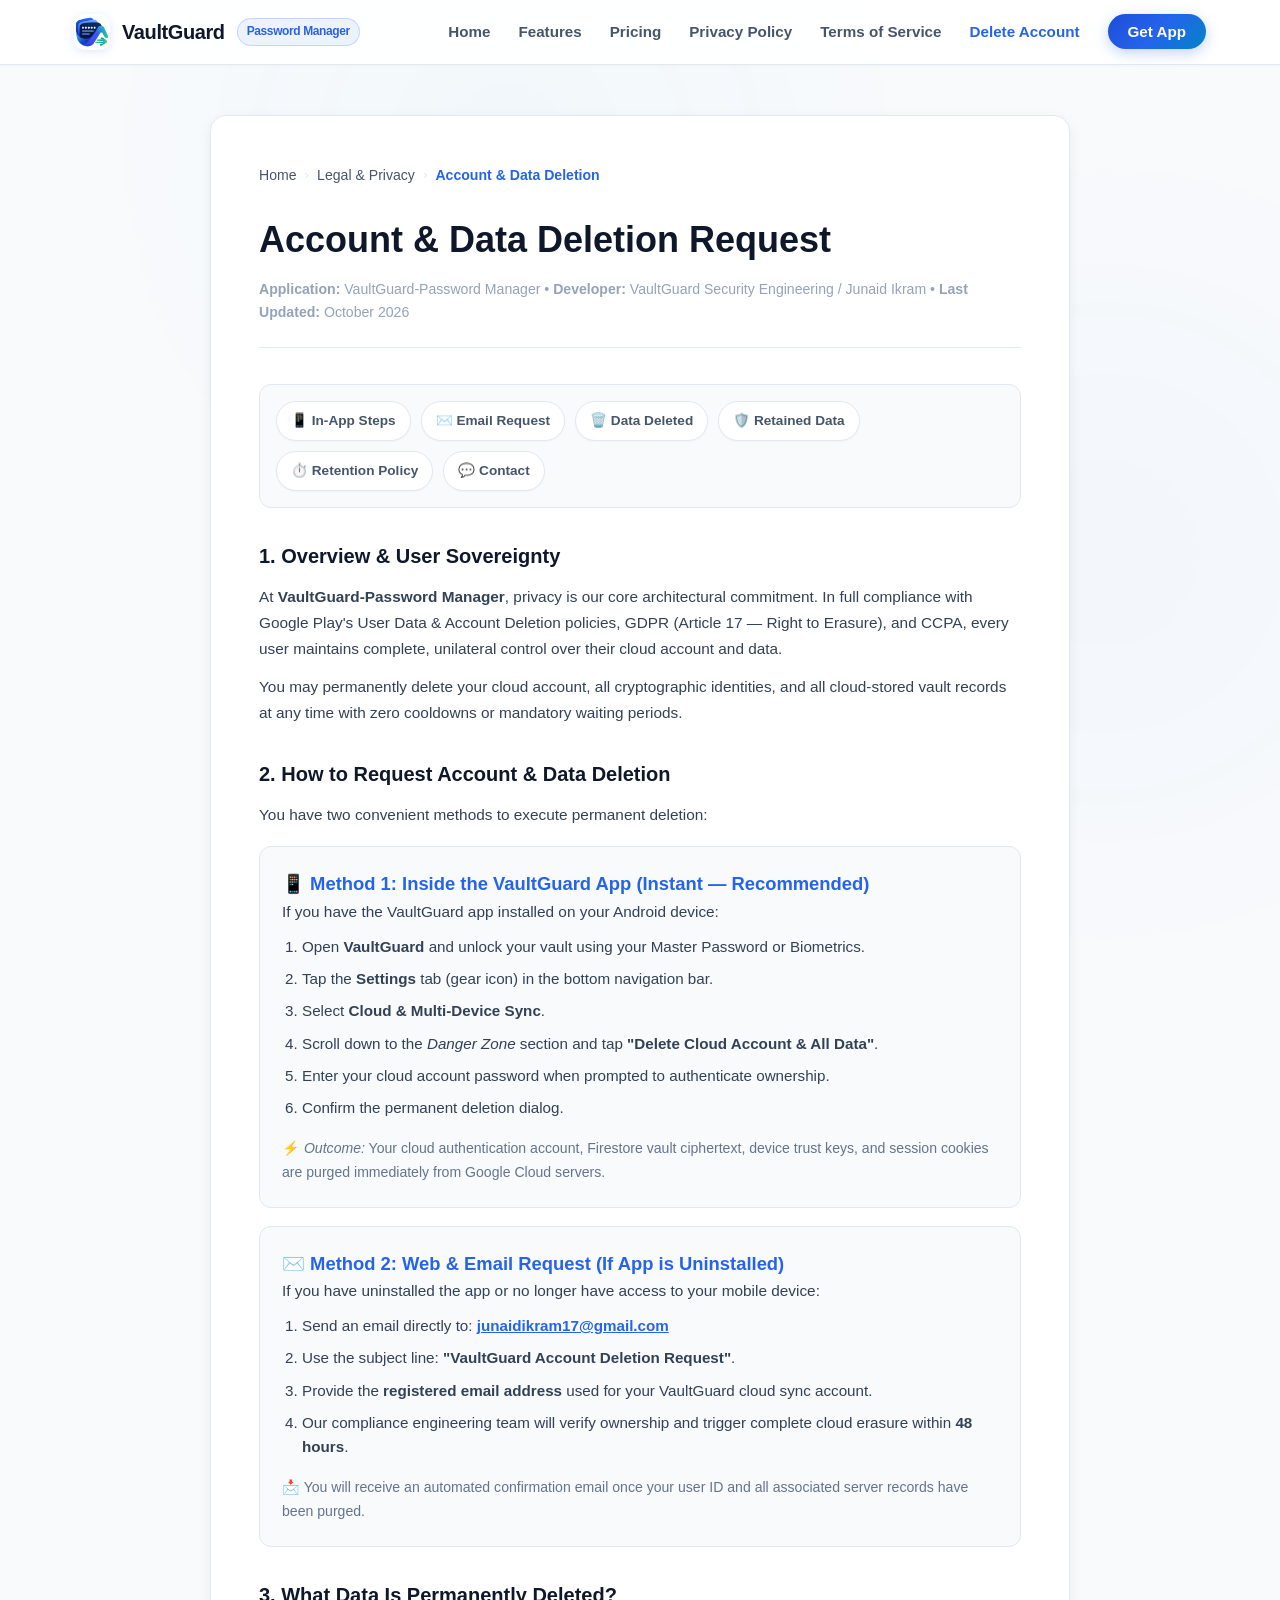
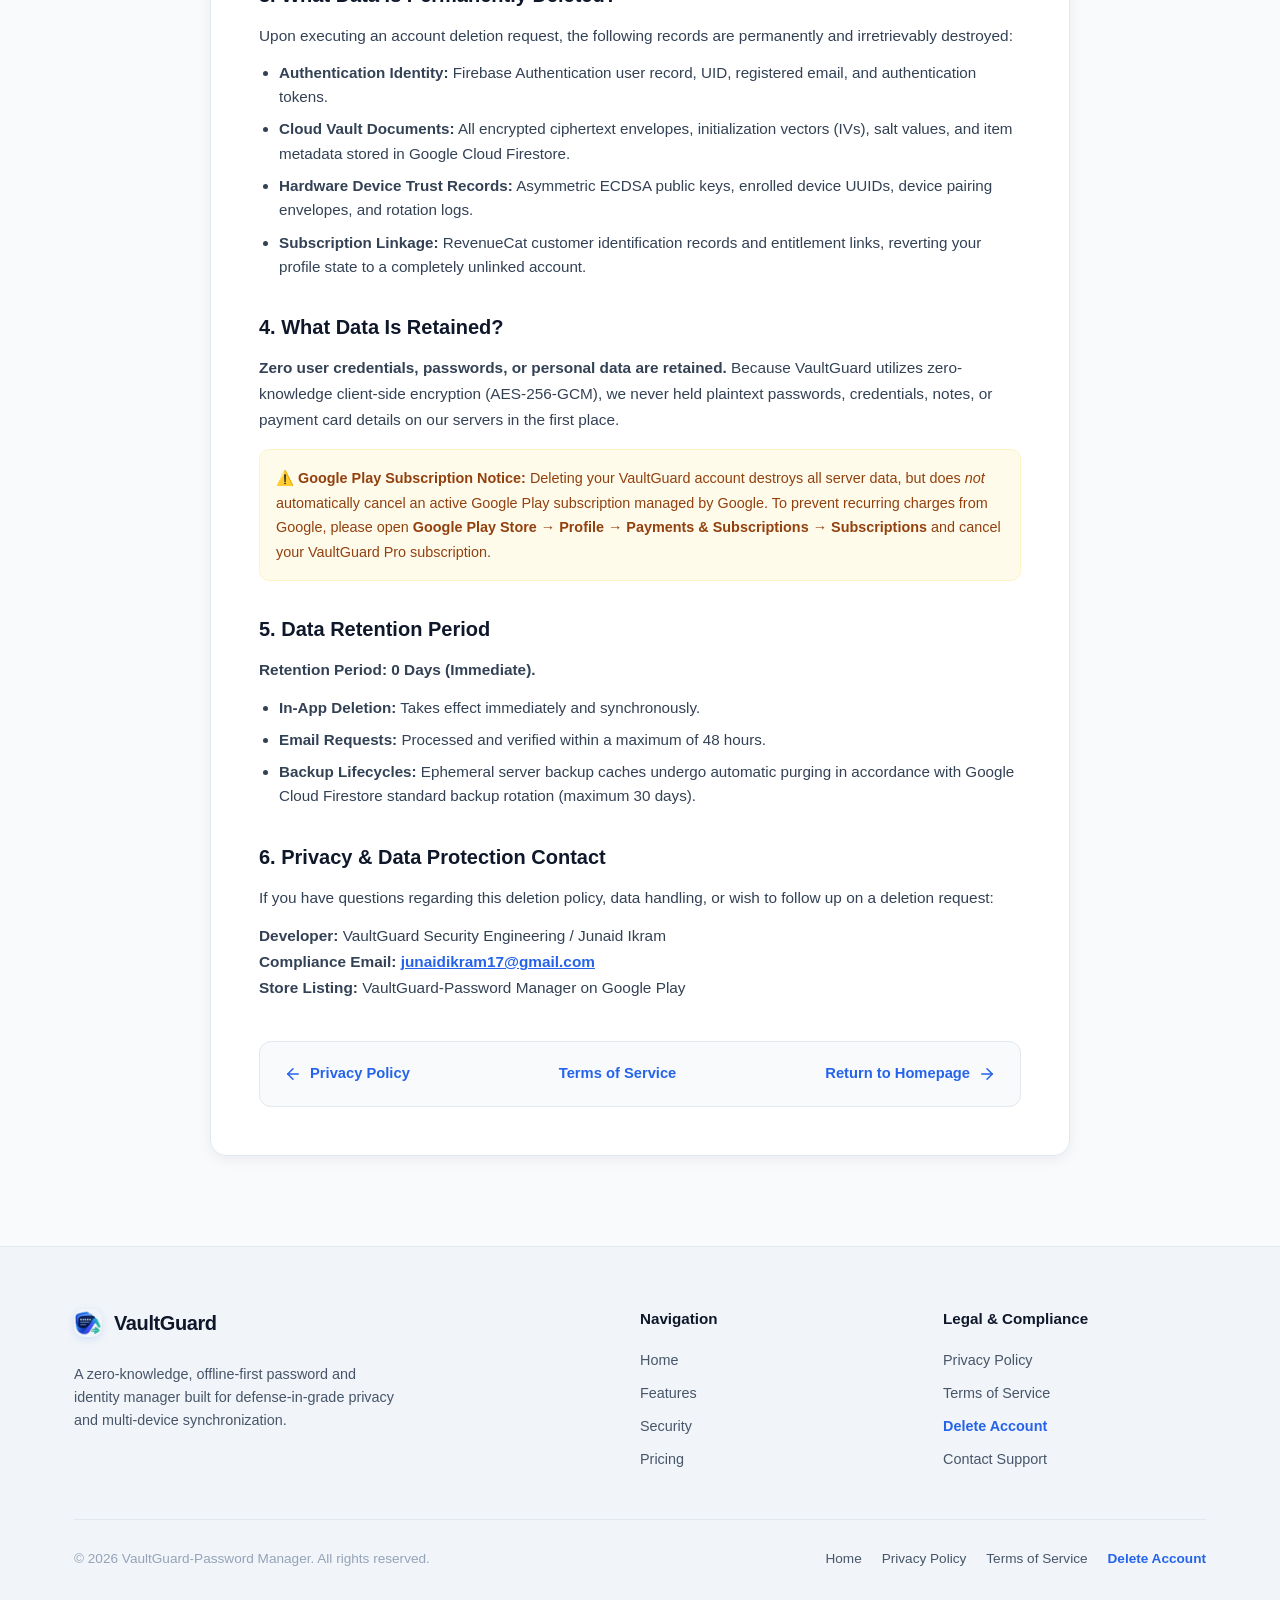
<file: delete-account.html>
<!DOCTYPE html>
<html lang="en">
<head>
  <meta charset="UTF-8" />
  <meta name="viewport" content="width=device-width, initial-scale=1.0" />
  <title>Account & Data Deletion — VaultGuard-Password Manager</title>
  <meta name="description" content="Official Account and Data Deletion Request instructions for VaultGuard-Password Manager. Learn how to permanently delete your cloud account and all associated data." />
  <meta http-equiv="X-Content-Type-Options" content="nosniff" />
  <meta name="referrer" content="strict-origin-when-cross-origin" />
  <meta http-equiv="Content-Security-Policy" content="default-src 'self'; script-src 'self' 'unsafe-inline'; style-src 'self' 'unsafe-inline' https://fonts.googleapis.com; font-src 'self' https://fonts.gstatic.com; img-src 'self' data: https:; object-src 'none'; base-uri 'self';" />
  <link rel="icon" type="image/png" href="favicon.png" />
  <link rel="icon" type="image/svg+xml" href="favicon.svg" />
  <link rel="apple-touch-icon" href="logo.png" />
  <link rel="preconnect" href="https://fonts.googleapis.com" />
  <link rel="preconnect" href="https://fonts.gstatic.com" crossorigin />
  <link href="https://fonts.googleapis.com/css2?family=Outfit:wght@400;500;600;700;800;900&family=Inter:wght@400;500;600&display=swap" rel="stylesheet" />
  <link rel="stylesheet" href="style.css" />
</head>
<body>
  <div class="ambient-glow glow-1"></div>
  <div class="ambient-glow glow-2"></div>

  <!-- Primary Navigation Bar -->
  <header class="navbar">
    <div class="container nav-content">
      <a href="index.html" class="brand">
        <img src="logo.png" alt="VaultGuard Logo" class="brand-logo-img" />
        <span>VaultGuard</span>
        <span class="brand-badge">Password Manager</span>
      </a>
      <button type="button" class="mobile-menu-btn" aria-label="Toggle navigation menu" id="mobileMenuBtn" aria-expanded="false">
        <svg class="menu-open-icon" width="22" height="22" viewBox="0 0 24 24" fill="none" stroke="currentColor" stroke-width="2.2" stroke-linecap="round" stroke-linejoin="round">
          <line x1="3" y1="12" x2="21" y2="12"></line>
          <line x1="3" y1="6" x2="21" y2="6"></line>
          <line x1="3" y1="18" x2="21" y2="18"></line>
        </svg>
        <svg class="menu-close-icon" width="22" height="22" viewBox="0 0 24 24" fill="none" stroke="currentColor" stroke-width="2.2" stroke-linecap="round" stroke-linejoin="round" style="display: none;">
          <line x1="18" y1="6" x2="6" y2="18"></line>
          <line x1="6" y1="6" x2="18" y2="18"></line>
        </svg>
      </button>
      <ul class="nav-links" id="navLinks">
        <li><a href="index.html">Home</a></li>
        <li><a href="index.html#features">Features</a></li>
        <li><a href="index.html#pricing">Pricing</a></li>
        <li><a href="privacy.html">Privacy Policy</a></li>
        <li><a href="terms.html">Terms of Service</a></li>
        <li><a href="delete-account.html" class="active">Delete Account</a></li>
        <li><a href="index.html#download" class="nav-cta">Get App</a></li>
      </ul>
    </div>
  </header>

  <!-- Main Content Area -->
  <main class="legal-page">
    <div class="container">
      <div class="legal-card">

        <!-- Breadcrumb Navigation -->
        <nav class="breadcrumb" aria-label="Breadcrumbs">
          <a href="index.html">Home</a>
          <span class="breadcrumb-separator">&rsaquo;</span>
          <a href="privacy.html">Legal &amp; Privacy</a>
          <span class="breadcrumb-separator">&rsaquo;</span>
          <span class="breadcrumb-current">Account &amp; Data Deletion</span>
        </nav>

        <!-- Header -->
        <header class="legal-header">
          <h1 class="legal-title">Account &amp; Data Deletion Request</h1>
          <p class="legal-meta">
            <strong>Application:</strong> VaultGuard-Password Manager &bull; 
            <strong>Developer:</strong> VaultGuard Security Engineering / Junaid Ikram &bull; 
            <strong>Last Updated:</strong> October 2026
          </p>
        </header>

        <!-- Quick Jump Navigation Pills -->
        <nav class="quick-nav-pills" aria-label="Quick section navigation">
          <a href="#in-app-steps" class="pill-btn">📱 In-App Steps</a>
          <a href="#email-steps" class="pill-btn">✉️ Email Request</a>
          <a href="#data-deleted" class="pill-btn">🗑️ Data Deleted</a>
          <a href="#data-retained" class="pill-btn">🛡️ Retained Data</a>
          <a href="#retention-period" class="pill-btn">⏱️ Retention Policy</a>
          <a href="#contact-support" class="pill-btn">💬 Contact</a>
        </nav>

        <!-- Section 1: Overview -->
        <section class="legal-section" id="overview">
          <h2 class="legal-section-title">1. Overview &amp; User Sovereignty</h2>
          <p class="legal-text">
            At <strong>VaultGuard-Password Manager</strong>, privacy is our core architectural commitment. In full compliance with Google Play's User Data &amp; Account Deletion policies, GDPR (Article 17 &mdash; Right to Erasure), and CCPA, every user maintains complete, unilateral control over their cloud account and data.
          </p>
          <p class="legal-text">
            You may permanently delete your cloud account, all cryptographic identities, and all cloud-stored vault records at any time with zero cooldowns or mandatory waiting periods.
          </p>
        </section>

        <!-- Section 2: How to Delete -->
        <section class="legal-section" id="how-to-delete">
          <h2 class="legal-section-title">2. How to Request Account &amp; Data Deletion</h2>
          <p class="legal-text">You have two convenient methods to execute permanent deletion:</p>
          
          <!-- Method 1: In-App -->
          <div style="background: var(--bg-surface-alt, #f8fafc); border: 1px solid var(--border-subtle, #e2e8f0); border-radius: 12px; padding: 22px; margin: 18px 0;" id="in-app-steps">
            <h3 style="margin-top: 0; color: var(--accent-primary, #2563eb); font-size: 1.15rem; display: flex; align-items: center; gap: 8px;">
              <span>📱 Method 1: Inside the VaultGuard App (Instant — Recommended)</span>
            </h3>
            <p class="legal-text" style="margin-bottom: 10px;">If you have the VaultGuard app installed on your Android device:</p>
            <ol class="legal-list" style="margin-top: 6px;">
              <li>Open <strong>VaultGuard</strong> and unlock your vault using your Master Password or Biometrics.</li>
              <li>Tap the <strong>Settings</strong> tab (gear icon) in the bottom navigation bar.</li>
              <li>Select <strong>Cloud &amp; Multi-Device Sync</strong>.</li>
              <li>Scroll down to the <em>Danger Zone</em> section and tap <strong>"Delete Cloud Account &amp; All Data"</strong>.</li>
              <li>Enter your cloud account password when prompted to authenticate ownership.</li>
              <li>Confirm the permanent deletion dialog.</li>
            </ol>
            <p class="legal-text" style="font-size: 0.88rem; color: #64748b; margin-bottom: 0;">
              ⚡ <em>Outcome:</em> Your cloud authentication account, Firestore vault ciphertext, device trust keys, and session cookies are purged immediately from Google Cloud servers.
            </p>
          </div>

          <!-- Method 2: Email Request -->
          <div style="background: var(--bg-surface-alt, #f8fafc); border: 1px solid var(--border-subtle, #e2e8f0); border-radius: 12px; padding: 22px; margin: 18px 0;" id="email-steps">
            <h3 style="margin-top: 0; color: var(--accent-primary, #2563eb); font-size: 1.15rem; display: flex; align-items: center; gap: 8px;">
              <span>✉️ Method 2: Web &amp; Email Request (If App is Uninstalled)</span>
            </h3>
            <p class="legal-text" style="margin-bottom: 10px;">If you have uninstalled the app or no longer have access to your mobile device:</p>
            <ol class="legal-list" style="margin-top: 6px;">
              <li>Send an email directly to: <a href="mailto:junaidikram17@gmail.com" style="color: var(--accent-primary); font-weight: 600;">junaidikram17@gmail.com</a></li>
              <li>Use the subject line: <strong>"VaultGuard Account Deletion Request"</strong>.</li>
              <li>Provide the <strong>registered email address</strong> used for your VaultGuard cloud sync account.</li>
              <li>Our compliance engineering team will verify ownership and trigger complete cloud erasure within <strong>48 hours</strong>.</li>
            </ol>
            <p class="legal-text" style="font-size: 0.88rem; color: #64748b; margin-bottom: 0;">
              📩 You will receive an automated confirmation email once your user ID and all associated server records have been purged.
            </p>
          </div>
        </section>

        <!-- Section 3: Data Deleted -->
        <section class="legal-section" id="data-deleted">
          <h2 class="legal-section-title">3. What Data Is Permanently Deleted?</h2>
          <p class="legal-text">Upon executing an account deletion request, the following records are permanently and irretrievably destroyed:</p>
          <ul class="legal-list">
            <li><strong>Authentication Identity:</strong> Firebase Authentication user record, UID, registered email, and authentication tokens.</li>
            <li><strong>Cloud Vault Documents:</strong> All encrypted ciphertext envelopes, initialization vectors (IVs), salt values, and item metadata stored in Google Cloud Firestore.</li>
            <li><strong>Hardware Device Trust Records:</strong> Asymmetric ECDSA public keys, enrolled device UUIDs, device pairing envelopes, and rotation logs.</li>
            <li><strong>Subscription Linkage:</strong> RevenueCat customer identification records and entitlement links, reverting your profile state to a completely unlinked account.</li>
          </ul>
        </section>

        <!-- Section 4: Data Retained -->
        <section class="legal-section" id="data-retained">
          <h2 class="legal-section-title">4. What Data Is Retained?</h2>
          <p class="legal-text">
            <strong>Zero user credentials, passwords, or personal data are retained.</strong> Because VaultGuard utilizes zero-knowledge client-side encryption (AES-256-GCM), we never held plaintext passwords, credentials, notes, or payment card details on our servers in the first place.
          </p>
          <div style="background: #fffbeb; border: 1px solid #fef3c7; border-radius: 10px; padding: 16px; margin: 16px 0;">
            <p class="legal-text" style="color: #92400e; margin-bottom: 0; font-size: 0.9rem;">
              <strong>⚠️ Google Play Subscription Notice:</strong> Deleting your VaultGuard account destroys all server data, but does <em>not</em> automatically cancel an active Google Play subscription managed by Google. To prevent recurring charges from Google, please open <strong>Google Play Store &rarr; Profile &rarr; Payments &amp; Subscriptions &rarr; Subscriptions</strong> and cancel your VaultGuard Pro subscription.
            </p>
          </div>
        </section>

        <!-- Section 5: Retention Period -->
        <section class="legal-section" id="retention-period">
          <h2 class="legal-section-title">5. Data Retention Period</h2>
          <p class="legal-text">
            <strong>Retention Period: 0 Days (Immediate).</strong>
          </p>
          <ul class="legal-list">
            <li><strong>In-App Deletion:</strong> Takes effect immediately and synchronously.</li>
            <li><strong>Email Requests:</strong> Processed and verified within a maximum of 48 hours.</li>
            <li><strong>Backup Lifecycles:</strong> Ephemeral server backup caches undergo automatic purging in accordance with Google Cloud Firestore standard backup rotation (maximum 30 days).</li>
          </ul>
        </section>

        <!-- Section 6: Contact Information -->
        <section class="legal-section" id="contact-support">
          <h2 class="legal-section-title">6. Privacy &amp; Data Protection Contact</h2>
          <p class="legal-text">
            If you have questions regarding this deletion policy, data handling, or wish to follow up on a deletion request:
          </p>
          <p class="legal-text">
            <strong>Developer:</strong> VaultGuard Security Engineering / Junaid Ikram<br />
            <strong>Compliance Email:</strong> <a href="mailto:junaidikram17@gmail.com" style="color: var(--accent-primary); font-weight: 600;">junaidikram17@gmail.com</a><br />
            <strong>Store Listing:</strong> VaultGuard-Password Manager on Google Play
          </p>
        </section>

        <!-- Cross-Page Legal Navigation Bar -->
        <div class="legal-nav-bar">
          <a href="privacy.html">
            <svg width="18" height="18" viewBox="0 0 24 24" fill="none" stroke="currentColor" stroke-width="2" stroke-linecap="round" stroke-linejoin="round">
              <line x1="19" y1="12" x2="5" y2="12"></line>
              <polyline points="12 19 5 12 12 5"></polyline>
            </svg>
            <span>Privacy Policy</span>
          </a>
          <a href="terms.html">
            <span>Terms of Service</span>
          </a>
          <a href="index.html">
            <span>Return to Homepage</span>
            <svg width="18" height="18" viewBox="0 0 24 24" fill="none" stroke="currentColor" stroke-width="2" stroke-linecap="round" stroke-linejoin="round">
              <line x1="5" y1="12" x2="19" y2="12"></line>
              <polyline points="12 5 19 12 12 19"></polyline>
            </svg>
          </a>
        </div>

      </div>
    </div>
  </main>

  <!-- Global Footer -->
  <footer class="footer">
    <div class="container">
      <div class="footer-grid">
        <div>
          <a href="index.html" class="brand" style="margin-bottom: 12px; display: inline-flex;">
            <img src="logo.png" alt="VaultGuard" class="brand-logo-img" style="width: 28px; height: 28px;" />
            <span>VaultGuard</span>
          </a>
          <p class="footer-brand-desc">
            A zero-knowledge, offline-first password and identity manager built for defense-in-grade privacy and multi-device synchronization.
          </p>
        </div>

        <div>
          <h4 class="footer-col-title">Navigation</h4>
          <ul class="footer-links">
            <li><a href="index.html">Home</a></li>
            <li><a href="index.html#features">Features</a></li>
            <li><a href="index.html#security">Security</a></li>
            <li><a href="index.html#pricing">Pricing</a></li>
          </ul>
        </div>

        <div>
          <h4 class="footer-col-title">Legal &amp; Compliance</h4>
          <ul class="footer-links">
            <li><a href="privacy.html">Privacy Policy</a></li>
            <li><a href="terms.html">Terms of Service</a></li>
            <li><a href="delete-account.html" style="color: var(--accent-primary); font-weight: 600;">Delete Account</a></li>
            <li><a href="mailto:junaidikram17@gmail.com">Contact Support</a></li>
          </ul>
        </div>
      </div>

      <div class="footer-bottom">
        <p>&copy; <span class="current-year">2026</span> VaultGuard-Password Manager. All rights reserved.</p>
        <div style="display: flex; gap: 20px; flex-wrap: wrap;">
          <a href="index.html" style="color: var(--text-secondary); text-decoration: none;">Home</a>
          <a href="privacy.html" style="color: var(--text-secondary); text-decoration: none;">Privacy Policy</a>
          <a href="terms.html" style="color: var(--text-secondary); text-decoration: none;">Terms of Service</a>
          <a href="delete-account.html" style="color: var(--accent-primary); text-decoration: none; font-weight: 600;">Delete Account</a>
        </div>
      </div>
    </div>
  </footer>

  <script src="script.js"></script>
</body>
</html>
</file>
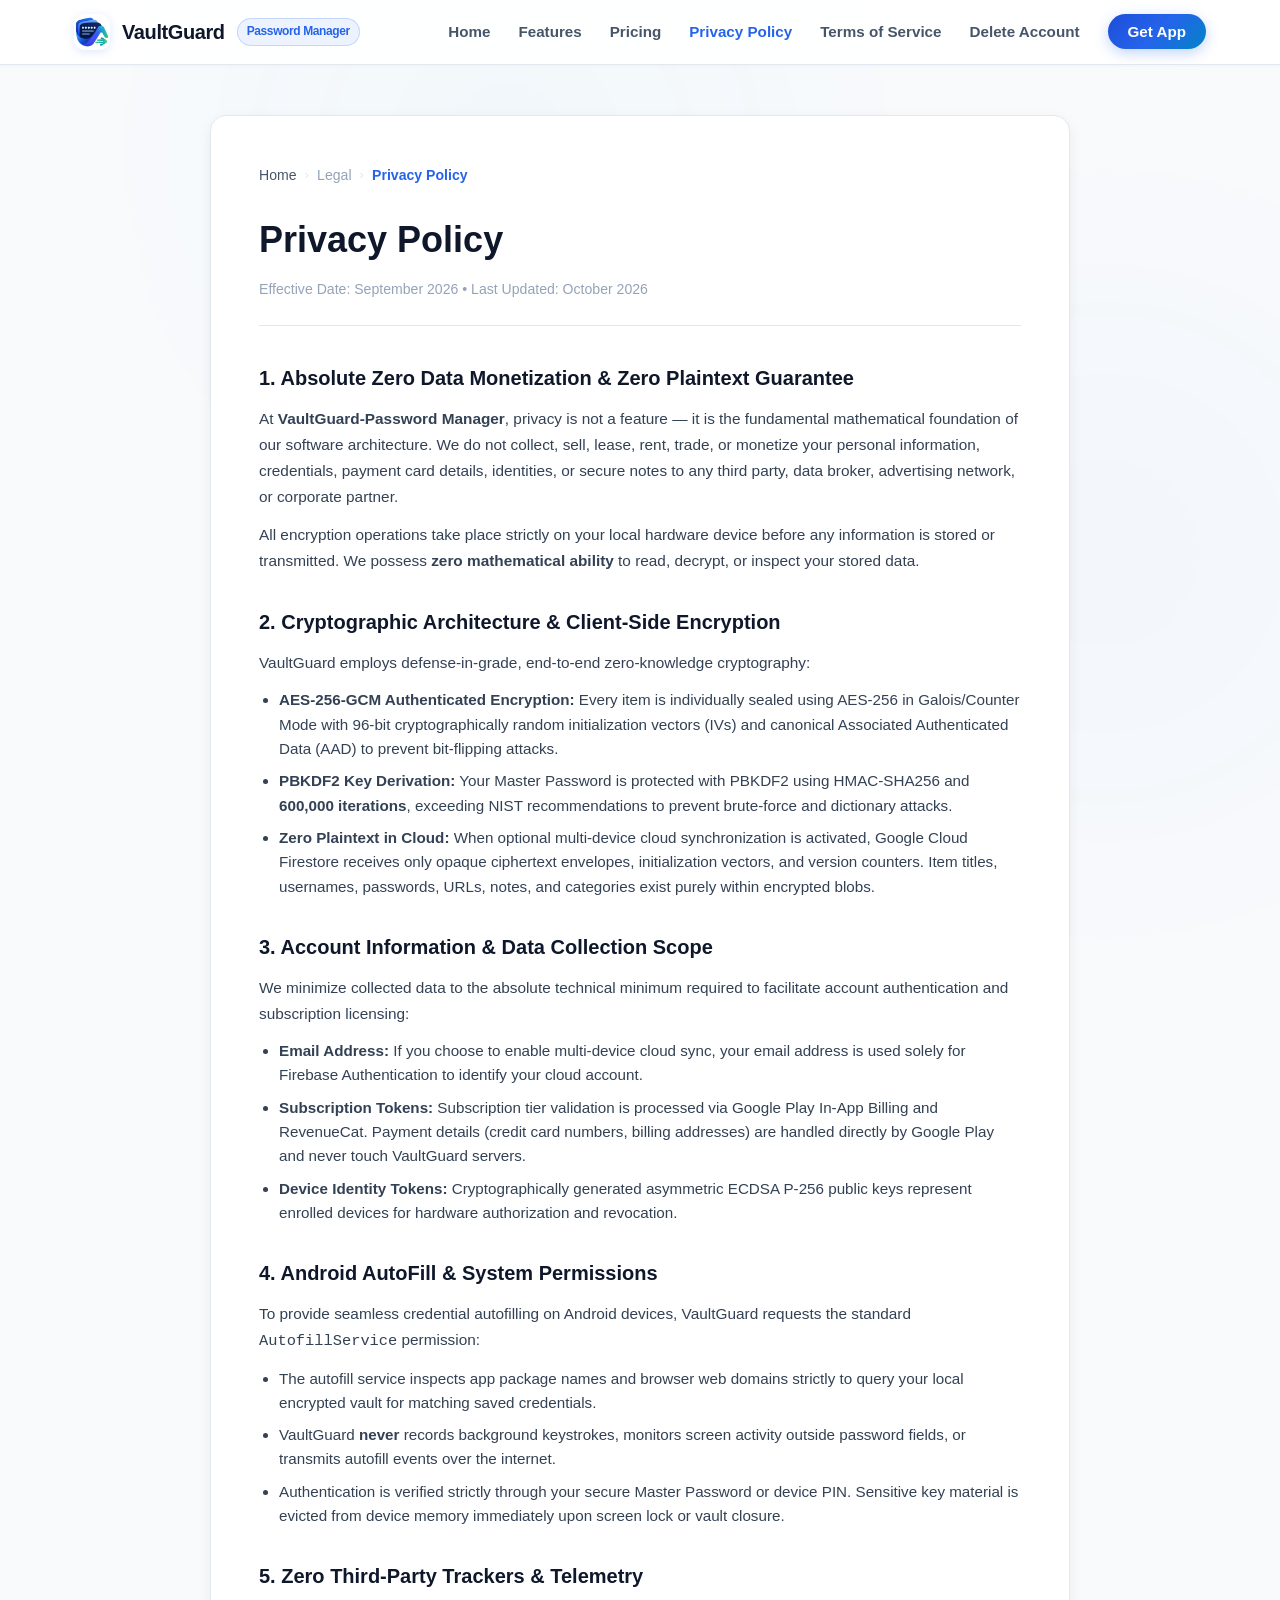
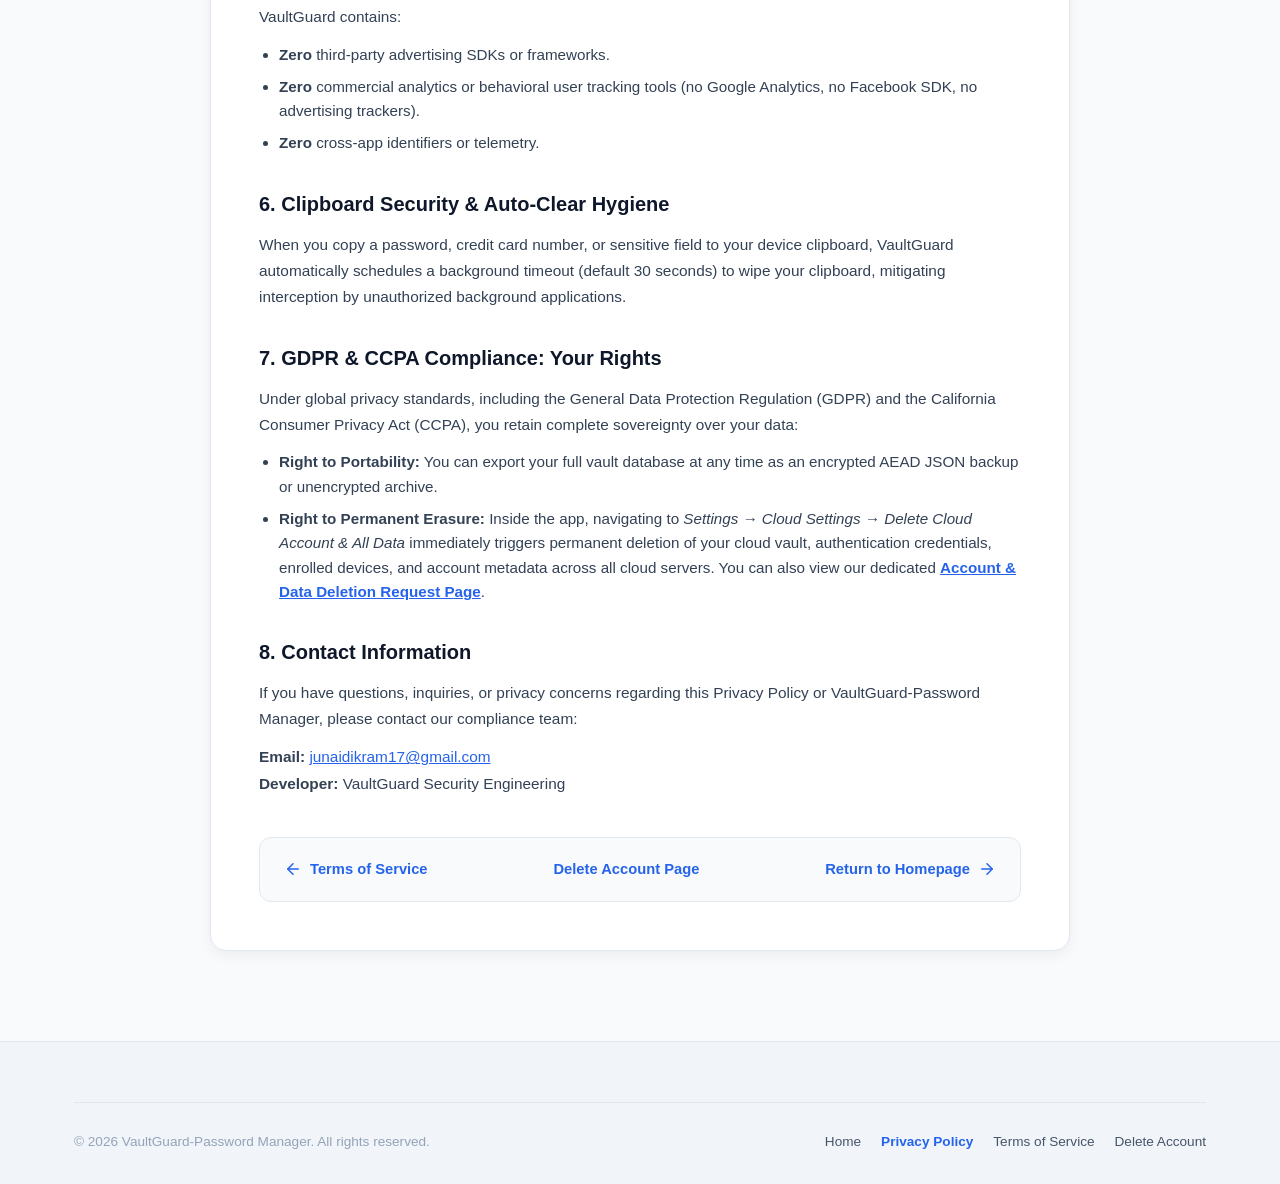
<file: privacy.html>
<!DOCTYPE html>
<html lang="en">
<head>
  <meta charset="UTF-8" />
  <meta name="viewport" content="width=device-width, initial-scale=1.0" />
  <title>Privacy Policy — VaultGuard-Password Manager</title>
  <meta name="description" content="Official Privacy Policy for VaultGuard-Password Manager. Learn about our zero-knowledge architecture, client-side encryption, and strict data privacy commitments." />
  <meta http-equiv="X-Content-Type-Options" content="nosniff" />
  <meta name="referrer" content="strict-origin-when-cross-origin" />
  <meta http-equiv="Content-Security-Policy" content="default-src 'self'; script-src 'self' 'unsafe-inline'; style-src 'self' 'unsafe-inline' https://fonts.googleapis.com; font-src 'self' https://fonts.gstatic.com; img-src 'self' data: https:; object-src 'none'; base-uri 'self';" />
  <link rel="icon" type="image/png" href="favicon.png" />
  <link rel="icon" type="image/svg+xml" href="favicon.svg" />
  <link rel="apple-touch-icon" href="logo.png" />
  <link rel="preconnect" href="https://fonts.googleapis.com" />
  <link rel="preconnect" href="https://fonts.gstatic.com" crossorigin />
  <link href="https://fonts.googleapis.com/css2?family=Outfit:wght@400;500;600;700;800;900&family=Inter:wght@400;500;600&display=swap" rel="stylesheet" />
  <link rel="stylesheet" href="style.css" />
</head>
<body>
  <div class="ambient-glow glow-1"></div>
  <div class="ambient-glow glow-2"></div>

  <!-- Navigation -->
  <header class="navbar">
    <div class="container nav-content">
      <a href="index.html" class="brand">
        <img src="logo.png" alt="VaultGuard Logo" class="brand-logo-img" />
        <span>VaultGuard</span>
        <span class="brand-badge">Password Manager</span>
      </a>
      <button type="button" class="mobile-menu-btn" aria-label="Toggle navigation menu" id="mobileMenuBtn" aria-expanded="false">
        <svg class="menu-open-icon" width="22" height="22" viewBox="0 0 24 24" fill="none" stroke="currentColor" stroke-width="2.2" stroke-linecap="round" stroke-linejoin="round">
          <line x1="3" y1="12" x2="21" y2="12"></line>
          <line x1="3" y1="6" x2="21" y2="6"></line>
          <line x1="3" y1="18" x2="21" y2="18"></line>
        </svg>
        <svg class="menu-close-icon" width="22" height="22" viewBox="0 0 24 24" fill="none" stroke="currentColor" stroke-width="2.2" stroke-linecap="round" stroke-linejoin="round" style="display: none;">
          <line x1="18" y1="6" x2="6" y2="18"></line>
          <line x1="6" y1="6" x2="18" y2="18"></line>
        </svg>
      </button>
      <ul class="nav-links" id="navLinks">
        <li><a href="index.html">Home</a></li>
        <li><a href="index.html#features">Features</a></li>
        <li><a href="index.html#pricing">Pricing</a></li>
        <li><a href="privacy.html" class="active">Privacy Policy</a></li>
        <li><a href="terms.html">Terms of Service</a></li>
        <li><a href="delete-account.html">Delete Account</a></li>
        <li><a href="index.html#download" class="nav-cta">Get App</a></li>
      </ul>
    </div>
  </header>

  <!-- Privacy Policy Content -->
  <main class="legal-page">
    <div class="container">
      <div class="legal-card">

        <!-- Breadcrumb Navigation -->
        <nav class="breadcrumb" aria-label="Breadcrumbs">
          <a href="index.html">Home</a>
          <span class="breadcrumb-separator">&rsaquo;</span>
          <span>Legal</span>
          <span class="breadcrumb-separator">&rsaquo;</span>
          <span class="breadcrumb-current">Privacy Policy</span>
        </nav>

        <header class="legal-header">
          <h1 class="legal-title">Privacy Policy</h1>
          <p class="legal-meta">Effective Date: September 2026 • Last Updated: October 2026</p>
        </header>

        <section class="legal-section">
          <h2 class="legal-section-title">1. Absolute Zero Data Monetization & Zero Plaintext Guarantee</h2>
          <p class="legal-text">
            At <strong>VaultGuard-Password Manager</strong>, privacy is not a feature — it is the fundamental mathematical foundation of our software architecture. 
            We do not collect, sell, lease, rent, trade, or monetize your personal information, credentials, payment card details, identities, or secure notes to any third party, data broker, advertising network, or corporate partner.
          </p>
          <p class="legal-text">
            All encryption operations take place strictly on your local hardware device before any information is stored or transmitted. We possess <strong>zero mathematical ability</strong> to read, decrypt, or inspect your stored data.
          </p>
        </section>

        <section class="legal-section">
          <h2 class="legal-section-title">2. Cryptographic Architecture & Client-Side Encryption</h2>
          <p class="legal-text">
            VaultGuard employs defense-in-grade, end-to-end zero-knowledge cryptography:
          </p>
          <ul class="legal-list">
            <li><strong>AES-256-GCM Authenticated Encryption:</strong> Every item is individually sealed using AES-256 in Galois/Counter Mode with 96-bit cryptographically random initialization vectors (IVs) and canonical Associated Authenticated Data (AAD) to prevent bit-flipping attacks.</li>
            <li><strong>PBKDF2 Key Derivation:</strong> Your Master Password is protected with PBKDF2 using HMAC-SHA256 and <strong>600,000 iterations</strong>, exceeding NIST recommendations to prevent brute-force and dictionary attacks.</li>
            <li><strong>Zero Plaintext in Cloud:</strong> When optional multi-device cloud synchronization is activated, Google Cloud Firestore receives only opaque ciphertext envelopes, initialization vectors, and version counters. Item titles, usernames, passwords, URLs, notes, and categories exist purely within encrypted blobs.</li>
          </ul>
        </section>

        <section class="legal-section">
          <h2 class="legal-section-title">3. Account Information & Data Collection Scope</h2>
          <p class="legal-text">
            We minimize collected data to the absolute technical minimum required to facilitate account authentication and subscription licensing:
          </p>
          <ul class="legal-list">
            <li><strong>Email Address:</strong> If you choose to enable multi-device cloud sync, your email address is used solely for Firebase Authentication to identify your cloud account.</li>
            <li><strong>Subscription Tokens:</strong> Subscription tier validation is processed via Google Play In-App Billing and RevenueCat. Payment details (credit card numbers, billing addresses) are handled directly by Google Play and never touch VaultGuard servers.</li>
            <li><strong>Device Identity Tokens:</strong> Cryptographically generated asymmetric ECDSA P-256 public keys represent enrolled devices for hardware authorization and revocation.</li>
          </ul>
        </section>

        <section class="legal-section">
          <h2 class="legal-section-title">4. Android AutoFill & System Permissions</h2>
          <p class="legal-text">
            To provide seamless credential autofilling on Android devices, VaultGuard requests the standard <code>AutofillService</code> permission:
          </p>
          <ul class="legal-list">
            <li>The autofill service inspects app package names and browser web domains strictly to query your local encrypted vault for matching saved credentials.</li>
            <li>VaultGuard <strong>never</strong> records background keystrokes, monitors screen activity outside password fields, or transmits autofill events over the internet.</li>
            <li>Authentication is verified strictly through your secure Master Password or device PIN. Sensitive key material is evicted from device memory immediately upon screen lock or vault closure.</li>
          </ul>
        </section>

        <section class="legal-section">
          <h2 class="legal-section-title">5. Zero Third-Party Trackers & Telemetry</h2>
          <p class="legal-text">
            VaultGuard contains:
          </p>
          <ul class="legal-list">
            <li><strong>Zero</strong> third-party advertising SDKs or frameworks.</li>
            <li><strong>Zero</strong> commercial analytics or behavioral user tracking tools (no Google Analytics, no Facebook SDK, no advertising trackers).</li>
            <li><strong>Zero</strong> cross-app identifiers or telemetry.</li>
          </ul>
        </section>

        <section class="legal-section">
          <h2 class="legal-section-title">6. Clipboard Security & Auto-Clear Hygiene</h2>
          <p class="legal-text">
            When you copy a password, credit card number, or sensitive field to your device clipboard, VaultGuard automatically schedules a background timeout (default 30 seconds) to wipe your clipboard, mitigating interception by unauthorized background applications.
          </p>
        </section>

        <section class="legal-section" id="account-deletion">
          <h2 class="legal-section-title">7. GDPR & CCPA Compliance: Your Rights</h2>
          <p class="legal-text">
            Under global privacy standards, including the General Data Protection Regulation (GDPR) and the California Consumer Privacy Act (CCPA), you retain complete sovereignty over your data:
          </p>
          <ul class="legal-list">
            <li><strong>Right to Portability:</strong> You can export your full vault database at any time as an encrypted AEAD JSON backup or unencrypted archive.</li>
            <li><strong>Right to Permanent Erasure:</strong> Inside the app, navigating to <em>Settings &rarr; Cloud Settings &rarr; Delete Cloud Account & All Data</em> immediately triggers permanent deletion of your cloud vault, authentication credentials, enrolled devices, and account metadata across all cloud servers. You can also view our dedicated <a href="delete-account.html" style="color: var(--accent-primary); font-weight: 600;">Account & Data Deletion Request Page</a>.</li>
          </ul>
        </section>

        <section class="legal-section">
          <h2 class="legal-section-title">8. Contact Information</h2>
          <p class="legal-text">
            If you have questions, inquiries, or privacy concerns regarding this Privacy Policy or VaultGuard-Password Manager, please contact our compliance team:
          </p>
          <p class="legal-text">
            <strong>Email:</strong> <a href="mailto:junaidikram17@gmail.com" style="color: var(--accent-primary);">junaidikram17@gmail.com</a><br />
            <strong>Developer:</strong> VaultGuard Security Engineering
          </p>
        </section>
        <!-- Cross-Page Legal Navigation Bar -->
        <div class="legal-nav-bar">
          <a href="terms.html">
            <svg width="18" height="18" viewBox="0 0 24 24" fill="none" stroke="currentColor" stroke-width="2" stroke-linecap="round" stroke-linejoin="round">
              <line x1="19" y1="12" x2="5" y2="12"></line>
              <polyline points="12 19 5 12 12 5"></polyline>
            </svg>
            <span>Terms of Service</span>
          </a>
          <a href="delete-account.html">
            <span>Delete Account Page</span>
          </a>
          <a href="index.html">
            <span>Return to Homepage</span>
            <svg width="18" height="18" viewBox="0 0 24 24" fill="none" stroke="currentColor" stroke-width="2" stroke-linecap="round" stroke-linejoin="round">
              <line x1="5" y1="12" x2="19" y2="12"></line>
              <polyline points="12 5 19 12 12 19"></polyline>
            </svg>
          </a>
        </div>

      </div>
    </div>
  </main>

  <!-- Footer -->
  <footer class="footer">
    <div class="container">
      <div class="footer-bottom">
        <p>&copy; <span class="current-year">2026</span> VaultGuard-Password Manager. All rights reserved.</p>
        <div style="display: flex; gap: 20px; flex-wrap: wrap;">
          <a href="index.html" style="color: var(--text-secondary); text-decoration: none;">Home</a>
          <a href="privacy.html" style="color: var(--accent-primary); text-decoration: none; font-weight: 600;">Privacy Policy</a>
          <a href="terms.html" style="color: var(--text-secondary); text-decoration: none;">Terms of Service</a>
          <a href="delete-account.html" style="color: var(--text-secondary); text-decoration: none;">Delete Account</a>
        </div>
      </div>
    </div>
  </footer>

  <script src="script.js"></script>
</body>
</html>
</file>
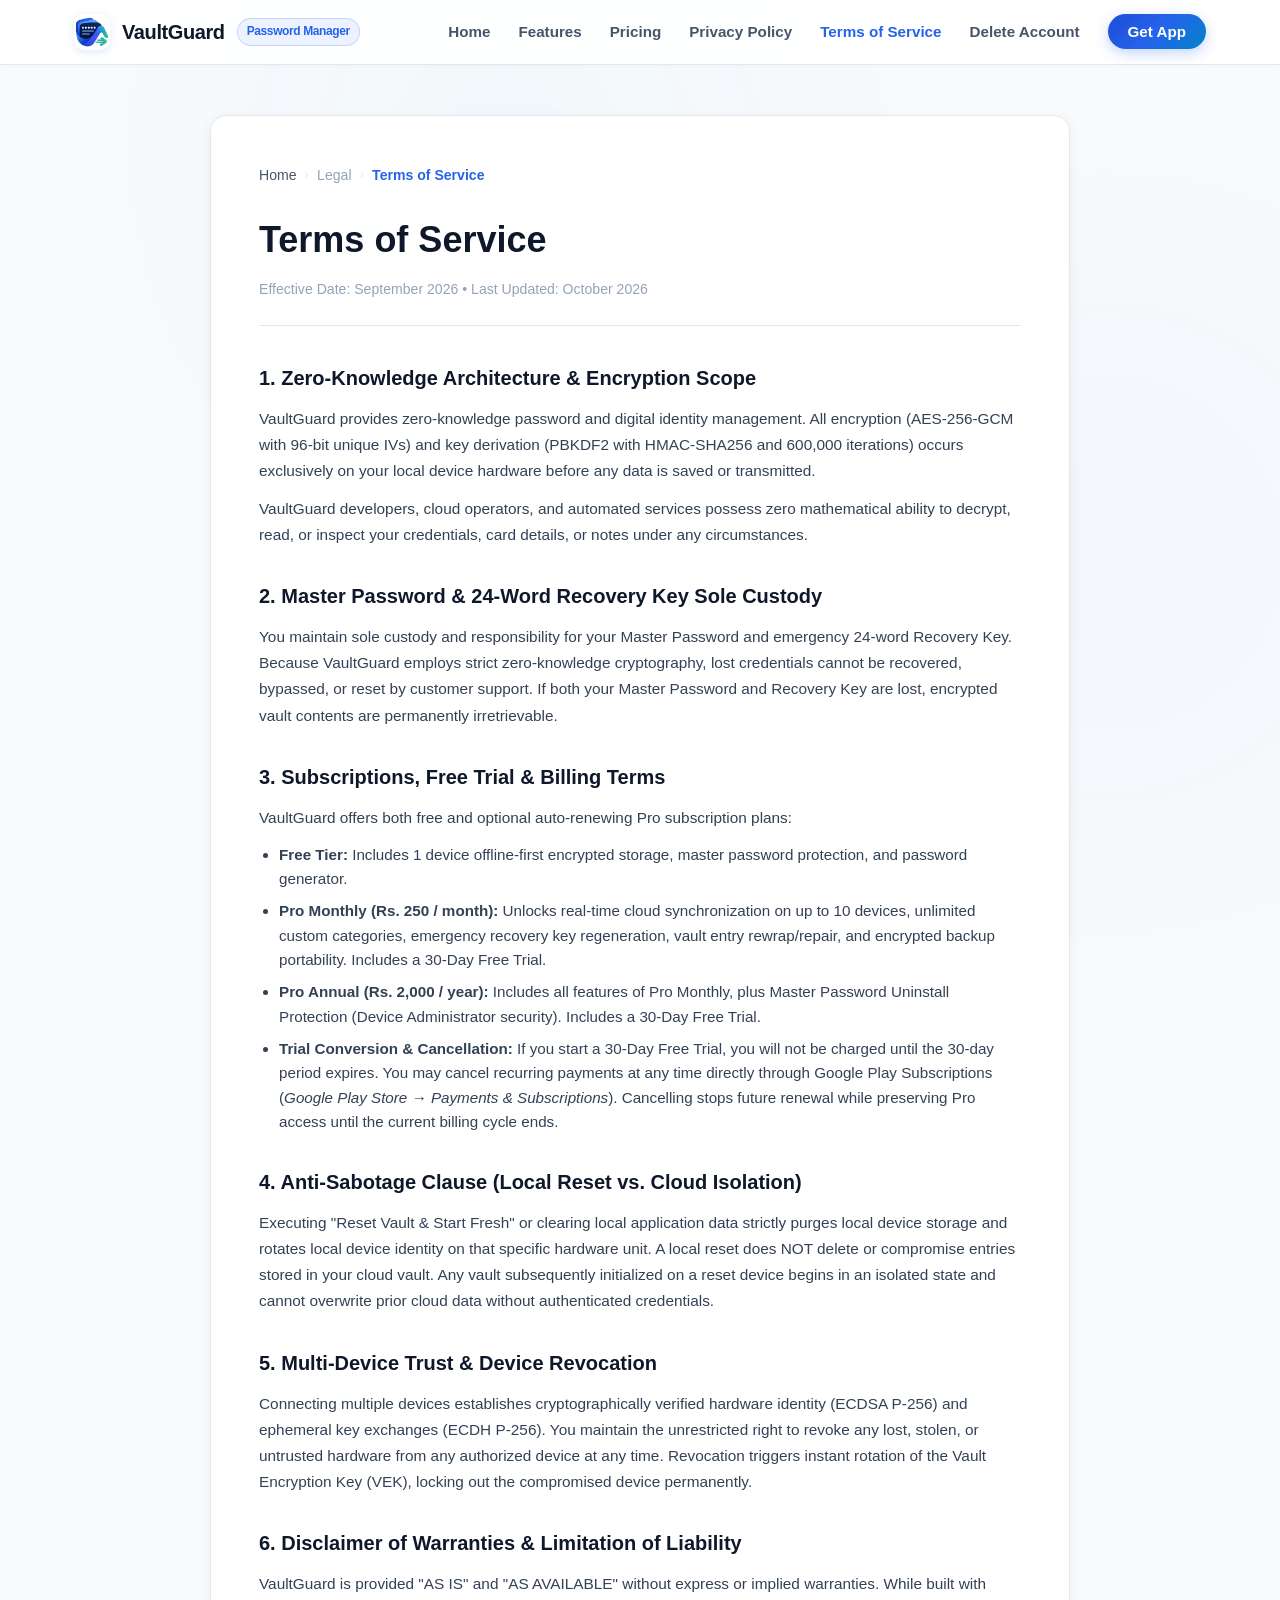
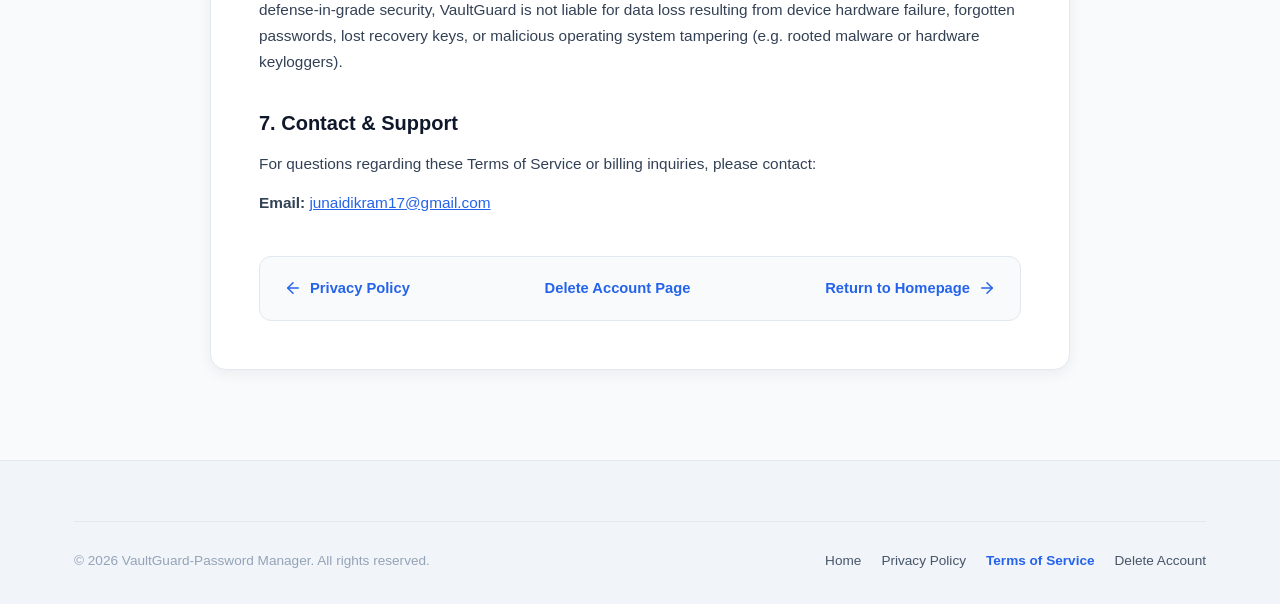
<file: terms.html>
<!DOCTYPE html>
<html lang="en">
<head>
  <meta charset="UTF-8" />
  <meta name="viewport" content="width=device-width, initial-scale=1.0" />
  <title>Terms of Service — VaultGuard-Password Manager</title>
  <meta name="description" content="Terms of Service for VaultGuard-Password Manager. Learn about our zero-knowledge custody terms, subscription conditions, and acceptable use guidelines." />
  <meta http-equiv="X-Content-Type-Options" content="nosniff" />
  <meta name="referrer" content="strict-origin-when-cross-origin" />
  <meta http-equiv="Content-Security-Policy" content="default-src 'self'; script-src 'self' 'unsafe-inline'; style-src 'self' 'unsafe-inline' https://fonts.googleapis.com; font-src 'self' https://fonts.gstatic.com; img-src 'self' data: https:; object-src 'none'; base-uri 'self';" />
  <link rel="icon" type="image/png" href="favicon.png" />
  <link rel="icon" type="image/svg+xml" href="favicon.svg" />
  <link rel="apple-touch-icon" href="logo.png" />
  <link rel="preconnect" href="https://fonts.googleapis.com" />
  <link rel="preconnect" href="https://fonts.gstatic.com" crossorigin />
  <link href="https://fonts.googleapis.com/css2?family=Outfit:wght@400;500;600;700;800;900&family=Inter:wght@400;500;600&display=swap" rel="stylesheet" />
  <link rel="stylesheet" href="style.css" />
</head>
<body>
  <div class="ambient-glow glow-1"></div>
  <div class="ambient-glow glow-2"></div>

  <!-- Navigation -->
  <header class="navbar">
    <div class="container nav-content">
      <a href="index.html" class="brand">
        <img src="logo.png" alt="VaultGuard Logo" class="brand-logo-img" />
        <span>VaultGuard</span>
        <span class="brand-badge">Password Manager</span>
      </a>
      <button type="button" class="mobile-menu-btn" aria-label="Toggle navigation menu" id="mobileMenuBtn" aria-expanded="false">
        <svg class="menu-open-icon" width="22" height="22" viewBox="0 0 24 24" fill="none" stroke="currentColor" stroke-width="2.2" stroke-linecap="round" stroke-linejoin="round">
          <line x1="3" y1="12" x2="21" y2="12"></line>
          <line x1="3" y1="6" x2="21" y2="6"></line>
          <line x1="3" y1="18" x2="21" y2="18"></line>
        </svg>
        <svg class="menu-close-icon" width="22" height="22" viewBox="0 0 24 24" fill="none" stroke="currentColor" stroke-width="2.2" stroke-linecap="round" stroke-linejoin="round" style="display: none;">
          <line x1="18" y1="6" x2="6" y2="18"></line>
          <line x1="6" y1="6" x2="18" y2="18"></line>
        </svg>
      </button>
      <ul class="nav-links" id="navLinks">
        <li><a href="index.html">Home</a></li>
        <li><a href="index.html#features">Features</a></li>
        <li><a href="index.html#pricing">Pricing</a></li>
        <li><a href="privacy.html">Privacy Policy</a></li>
        <li><a href="terms.html" class="active">Terms of Service</a></li>
        <li><a href="delete-account.html">Delete Account</a></li>
        <li><a href="index.html#download" class="nav-cta">Get App</a></li>
      </ul>
    </div>
  </header>

  <!-- Terms Content -->
  <main class="legal-page">
    <div class="container">
      <div class="legal-card">

        <!-- Breadcrumb Navigation -->
        <nav class="breadcrumb" aria-label="Breadcrumbs">
          <a href="index.html">Home</a>
          <span class="breadcrumb-separator">&rsaquo;</span>
          <span>Legal</span>
          <span class="breadcrumb-separator">&rsaquo;</span>
          <span class="breadcrumb-current">Terms of Service</span>
        </nav>

        <header class="legal-header">
          <h1 class="legal-title">Terms of Service</h1>
          <p class="legal-meta">Effective Date: September 2026 • Last Updated: October 2026</p>
        </header>

        <section class="legal-section">
          <h2 class="legal-section-title">1. Zero-Knowledge Architecture & Encryption Scope</h2>
          <p class="legal-text">
            VaultGuard provides zero-knowledge password and digital identity management. All encryption (AES-256-GCM with 96-bit unique IVs) and key derivation (PBKDF2 with HMAC-SHA256 and 600,000 iterations) occurs exclusively on your local device hardware before any data is saved or transmitted. 
          </p>
          <p class="legal-text">
            VaultGuard developers, cloud operators, and automated services possess zero mathematical ability to decrypt, read, or inspect your credentials, card details, or notes under any circumstances.
          </p>
        </section>

        <section class="legal-section">
          <h2 class="legal-section-title">2. Master Password & 24-Word Recovery Key Sole Custody</h2>
          <p class="legal-text">
            You maintain sole custody and responsibility for your Master Password and emergency 24-word Recovery Key. Because VaultGuard employs strict zero-knowledge cryptography, lost credentials cannot be recovered, bypassed, or reset by customer support. If both your Master Password and Recovery Key are lost, encrypted vault contents are permanently irretrievable.
          </p>
        </section>

        <section class="legal-section">
          <h2 class="legal-section-title">3. Subscriptions, Free Trial & Billing Terms</h2>
          <p class="legal-text">
            VaultGuard offers both free and optional auto-renewing Pro subscription plans:
          </p>
          <ul class="legal-list">
            <li><strong>Free Tier:</strong> Includes 1 device offline-first encrypted storage, master password protection, and password generator.</li>
            <li><strong>Pro Monthly (Rs. 250 / month):</strong> Unlocks real-time cloud synchronization on up to 10 devices, unlimited custom categories, emergency recovery key regeneration, vault entry rewrap/repair, and encrypted backup portability. Includes a 30-Day Free Trial.</li>
            <li><strong>Pro Annual (Rs. 2,000 / year):</strong> Includes all features of Pro Monthly, plus Master Password Uninstall Protection (Device Administrator security). Includes a 30-Day Free Trial.</li>
            <li><strong>Trial Conversion & Cancellation:</strong> If you start a 30-Day Free Trial, you will not be charged until the 30-day period expires. You may cancel recurring payments at any time directly through Google Play Subscriptions (<em>Google Play Store &rarr; Payments & Subscriptions</em>). Cancelling stops future renewal while preserving Pro access until the current billing cycle ends.</li>
          </ul>
        </section>

        <section class="legal-section">
          <h2 class="legal-section-title">4. Anti-Sabotage Clause (Local Reset vs. Cloud Isolation)</h2>
          <p class="legal-text">
            Executing "Reset Vault & Start Fresh" or clearing local application data strictly purges local device storage and rotates local device identity on that specific hardware unit. A local reset does NOT delete or compromise entries stored in your cloud vault. Any vault subsequently initialized on a reset device begins in an isolated state and cannot overwrite prior cloud data without authenticated credentials.
          </p>
        </section>

        <section class="legal-section">
          <h2 class="legal-section-title">5. Multi-Device Trust & Device Revocation</h2>
          <p class="legal-text">
            Connecting multiple devices establishes cryptographically verified hardware identity (ECDSA P-256) and ephemeral key exchanges (ECDH P-256). You maintain the unrestricted right to revoke any lost, stolen, or untrusted hardware from any authorized device at any time. Revocation triggers instant rotation of the Vault Encryption Key (VEK), locking out the compromised device permanently.
          </p>
        </section>

        <section class="legal-section">
          <h2 class="legal-section-title">6. Disclaimer of Warranties & Limitation of Liability</h2>
          <p class="legal-text">
            VaultGuard is provided "AS IS" and "AS AVAILABLE" without express or implied warranties. While built with defense-in-grade security, VaultGuard is not liable for data loss resulting from device hardware failure, forgotten passwords, lost recovery keys, or malicious operating system tampering (e.g. rooted malware or hardware keyloggers).
          </p>
        </section>

        <section class="legal-section">
          <h2 class="legal-section-title">7. Contact & Support</h2>
          <p class="legal-text">
            For questions regarding these Terms of Service or billing inquiries, please contact:
          </p>
          <p class="legal-text">
            <strong>Email:</strong> <a href="mailto:junaidikram17@gmail.com" style="color: var(--accent-primary);">junaidikram17@gmail.com</a>
          </p>
        </section>

        <!-- Cross-Page Legal Navigation Bar -->
        <div class="legal-nav-bar">
          <a href="privacy.html">
            <svg width="18" height="18" viewBox="0 0 24 24" fill="none" stroke="currentColor" stroke-width="2" stroke-linecap="round" stroke-linejoin="round">
              <line x1="19" y1="12" x2="5" y2="12"></line>
              <polyline points="12 19 5 12 12 5"></polyline>
            </svg>
            <span>Privacy Policy</span>
          </a>
          <a href="delete-account.html">
            <span>Delete Account Page</span>
          </a>
          <a href="index.html">
            <span>Return to Homepage</span>
            <svg width="18" height="18" viewBox="0 0 24 24" fill="none" stroke="currentColor" stroke-width="2" stroke-linecap="round" stroke-linejoin="round">
              <line x1="5" y1="12" x2="19" y2="12"></line>
              <polyline points="12 5 19 12 12 19"></polyline>
            </svg>
          </a>
        </div>

      </div>
    </div>
  </main>

  <!-- Footer -->
  <footer class="footer">
    <div class="container">
      <div class="footer-bottom">
        <p>&copy; <span class="current-year">2026</span> VaultGuard-Password Manager. All rights reserved.</p>
        <div style="display: flex; gap: 20px; flex-wrap: wrap;">
          <a href="index.html" style="color: var(--text-secondary); text-decoration: none;">Home</a>
          <a href="privacy.html" style="color: var(--text-secondary); text-decoration: none;">Privacy Policy</a>
          <a href="terms.html" style="color: var(--accent-primary); text-decoration: none; font-weight: 600;">Terms of Service</a>
          <a href="delete-account.html" style="color: var(--text-secondary); text-decoration: none;">Delete Account</a>
        </div>
      </div>
    </div>
  </footer>

  <script src="script.js"></script>
</body>
</html>
</file>
<file: style.css>
/* ==========================================================================
   VaultGuard — Introductory Website Stylesheet
   Theme: Pure Light Theme (Crisp Tech Blue & Emerald — Zero Purple)
   ========================================================================== */

:root {
  /* Crisp Light Palette */
  --bg-deep: #f8fafc;        /* Slate-50 background */
  --bg-base: #f1f5f9;        /* Slate-100 alternating sections */
  --bg-elevated: #ffffff;    /* Pure White */
  --bg-surface: #ffffff;
  --bg-hover: #e2e8f0;
  --bg-active: #cbd5e1;

  --glass-bg: rgba(255, 255, 255, 0.9);
  --glass-border: rgba(226, 232, 240, 0.9);
  --glass-blur: 16px;

  /* Royal Tech Blue & Ocean Cyan Accents (NO PURPLE) */
  --accent-primary: #2563eb;       /* Royal Blue */
  --accent-secondary: #0284c7;     /* Ocean Cyan Blue */
  --accent-dark: #1d4ed8;          /* Sapphire Blue */
  --accent-gradient: linear-gradient(135deg, #1d4ed8 0%, #2563eb 50%, #0284c7 100%);
  --accent-glow: rgba(37, 99, 235, 0.16);

  /* High-Contrast Typography */
  --text-primary: #0f172a;         /* Slate-900 (Bold & Clear) */
  --text-secondary: #475569;       /* Slate-600 */
  --text-tertiary: #94a3b8;        /* Slate-400 */
  --text-inverse: #ffffff;
  --text-on-accent: #ffffff;

  /* Functional Status Colors */
  --color-success: #059669;        /* Emerald-600 */
  --color-warning: #d97706;        /* Amber-600 */
  --color-danger: #dc2626;         /* Red-600 */
  --color-info: #0284c7;           /* Sky-600 */

  /* Borders */
  --border-subtle: #e2e8f0;
  --border-default: #cbd5e1;
  --border-accent: rgba(37, 99, 235, 0.35);

  /* Radii */
  --radius-xs: 4px;
  --radius-sm: 8px;
  --radius-md: 12px;
  --radius-lg: 16px;
  --radius-xl: 24px;
  --radius-full: 9999px;

  /* Soft Light Shadows */
  --shadow-sm: 0 1px 3px rgba(15, 23, 42, 0.05);
  --shadow-md: 0 4px 14px rgba(15, 23, 42, 0.06);
  --shadow-lg: 0 12px 30px rgba(15, 23, 42, 0.08);
  --shadow-glow: 0 0 35px rgba(37, 99, 235, 0.12);

  --font-family: 'Outfit', 'Inter', -apple-system, BlinkMacSystemFont, 'Segoe UI', Roboto, sans-serif;
}

*, *::before, *::after {
  box-sizing: border-box;
  margin: 0;
  padding: 0;
}

body {
  background-color: var(--bg-deep);
  color: var(--text-primary);
  font-family: var(--font-family);
  line-height: 1.6;
  overflow-x: hidden;
  -webkit-font-smoothing: antialiased;
}

/* Subtle soft ambient glows */
.ambient-glow {
  position: fixed;
  border-radius: 50%;
  filter: blur(140px);
  pointer-events: none;
  z-index: 0;
  opacity: 0.6;
}
.glow-1 {
  width: 500px;
  height: 500px;
  background: radial-gradient(circle, rgba(14, 165, 233, 0.15), transparent 70%);
  top: -100px;
  left: 20%;
}
.glow-2 {
  width: 550px;
  height: 550px;
  background: radial-gradient(circle, rgba(37, 99, 235, 0.12), transparent 70%);
  bottom: 8%;
  right: -100px;
}

/* Container */
.container {
  width: 100%;
  max-width: 1180px;
  margin: 0 auto;
  padding: 0 24px;
  position: relative;
  z-index: 1;
}

/* Navigation Bar */
.navbar {
  position: sticky;
  top: 0;
  z-index: 100;
  backdrop-filter: blur(16px);
  -webkit-backdrop-filter: blur(16px);
  background: rgba(255, 255, 255, 0.88);
  border-bottom: 1px solid var(--border-subtle);
  box-shadow: 0 1px 4px rgba(15, 23, 42, 0.03);
  padding: 14px 0;
}
.nav-content {
  display: flex;
  align-items: center;
  justify-content: space-between;
}
.brand {
  display: flex;
  align-items: center;
  gap: 12px;
  text-decoration: none;
  color: var(--text-primary);
  font-weight: 800;
  font-size: 1.25rem;
  letter-spacing: -0.02em;
}
.brand-logo-img {
  width: 36px;
  height: 36px;
  border-radius: 10px;
  object-fit: contain;
  box-shadow: 0 2px 8px rgba(37, 99, 235, 0.15);
  display: block;
}
.brand-badge {
  font-size: 0.75rem;
  font-weight: 700;
  padding: 3px 9px;
  background: rgba(37, 99, 235, 0.08);
  border: 1px solid rgba(37, 99, 235, 0.2);
  border-radius: var(--radius-full);
  color: var(--accent-primary);
}
.nav-links {
  display: flex;
  align-items: center;
  gap: 28px;
  list-style: none;
}
.nav-links a {
  text-decoration: none;
  color: var(--text-secondary);
  font-size: 0.95rem;
  font-weight: 600;
  transition: color 0.2s ease;
}
.nav-links a:hover {
  color: var(--accent-primary);
}
.nav-links a.active {
  color: var(--accent-primary);
  font-weight: 700;
}
.nav-cta {
  padding: 9px 20px;
  background: var(--accent-gradient);
  color: #fff !important;
  border-radius: var(--radius-full);
  font-weight: 700 !important;
  box-shadow: 0 4px 14px rgba(37, 99, 235, 0.28);
  transition: transform 0.2s ease, box-shadow 0.2s ease !important;
}
.nav-cta:hover {
  transform: translateY(-1px);
  box-shadow: 0 6px 20px rgba(37, 99, 235, 0.4) !important;
}

/* Hero Section */
.hero {
  padding: 68px 0 56px;
  text-align: center;
}
.hero-logo-center {
  width: 88px;
  height: 88px;
  border-radius: 22px;
  object-fit: contain;
  margin: 0 auto 24px;
  display: block;
  box-shadow: 0 10px 28px rgba(37, 99, 235, 0.2);
  background: #ffffff;
  border: 1px solid var(--border-subtle);
  padding: 6px;
}
.badge-pill {
  display: inline-flex;
  align-items: center;
  gap: 8px;
  padding: 6px 16px;
  background: rgba(37, 99, 235, 0.08);
  border: 1px solid rgba(37, 99, 235, 0.25);
  border-radius: var(--radius-full);
  font-size: 0.85rem;
  font-weight: 700;
  color: var(--accent-primary);
  margin-bottom: 24px;
}
.badge-dot {
  width: 8px;
  height: 8px;
  border-radius: 50%;
  background: var(--color-success);
  box-shadow: 0 0 8px var(--color-success);
}
.hero-title {
  font-size: clamp(2.4rem, 5.5vw, 3.85rem);
  font-weight: 900;
  line-height: 1.15;
  letter-spacing: -0.03em;
  margin-bottom: 20px;
  color: var(--text-primary);
}
.gradient-text {
  background: var(--accent-gradient);
  -webkit-background-clip: text;
  background-clip: text;
  -webkit-text-fill-color: transparent;
}
.hero-subtitle {
  font-size: clamp(1.05rem, 2vw, 1.25rem);
  color: var(--text-secondary);
  max-width: 680px;
  margin: 0 auto 36px;
  font-weight: 400;
}
.hero-actions {
  display: flex;
  flex-wrap: wrap;
  align-items: center;
  justify-content: center;
  gap: 16px;
  margin-bottom: 40px;
}
.btn {
  display: inline-flex;
  align-items: center;
  justify-content: center;
  gap: 10px;
  padding: 13px 26px;
  border-radius: var(--radius-md);
  font-weight: 700;
  font-size: 0.98rem;
  text-decoration: none;
  cursor: pointer;
  transition: all 0.2s ease;
  border: none;
}
.btn-primary {
  background: var(--accent-gradient);
  color: #ffffff;
  box-shadow: 0 6px 20px rgba(37, 99, 235, 0.28);
}
.btn-primary:hover {
  transform: translateY(-2px);
  box-shadow: 0 10px 28px rgba(37, 99, 235, 0.42);
}
.btn-secondary {
  background: #ffffff;
  color: var(--text-primary);
  border: 1px solid var(--border-default);
  box-shadow: var(--shadow-sm);
}
.btn-secondary:hover {
  background: var(--bg-deep);
  border-color: var(--accent-primary);
  color: var(--accent-primary);
  transform: translateY(-2px);
}
.btn-pill-tag {
  font-size: 0.72rem;
  padding: 2px 8px;
  border-radius: var(--radius-full);
  background: #f1f5f9;
  color: var(--text-secondary);
  margin-left: 4px;
}

/* Trust Bar */
.trust-bar {
  display: flex;
  flex-wrap: wrap;
  justify-content: center;
  gap: 32px;
  padding-top: 30px;
  border-top: 1px solid var(--border-subtle);
  max-width: 820px;
  margin: 0 auto;
}
.trust-item {
  display: flex;
  align-items: center;
  gap: 8px;
  font-size: 0.88rem;
  color: var(--text-secondary);
  font-weight: 600;
}
.trust-item svg {
  color: var(--color-success);
}

/* Sections */
.section {
  padding: 85px 0;
}
.section.alt-bg {
  background-color: var(--bg-base);
  border-top: 1px solid var(--border-subtle);
  border-bottom: 1px solid var(--border-subtle);
}
.section-header {
  text-align: center;
  max-width: 700px;
  margin: 0 auto 52px;
}
.section-tag {
  text-transform: uppercase;
  font-size: 0.8rem;
  font-weight: 800;
  letter-spacing: 0.1em;
  color: var(--accent-primary);
  margin-bottom: 12px;
  display: inline-block;
}
.section-title {
  font-size: clamp(2rem, 3.5vw, 2.65rem);
  font-weight: 800;
  letter-spacing: -0.02em;
  line-height: 1.2;
  margin-bottom: 16px;
  color: var(--text-primary);
}
.section-desc {
  color: var(--text-secondary);
  font-size: 1.05rem;
}

/* Feature Cards */
.grid-3 {
  display: grid;
  grid-template-columns: repeat(auto-fit, minmax(min(100%, 280px), 1fr));
  gap: 24px;
}

.feature-card {
  background: #ffffff;
  border: 1px solid var(--border-subtle);
  border-radius: var(--radius-lg);
  padding: 32px;
  box-shadow: var(--shadow-sm);
  transition: transform 0.25s ease, border-color 0.25s ease, box-shadow 0.25s ease;
  display: flex;
  flex-direction: column;
}
.feature-card:hover {
  transform: translateY(-4px);
  border-color: #93c5fd;
  box-shadow: 0 14px 30px rgba(37, 99, 235, 0.1);
}
.feature-icon-box {
  width: 50px;
  height: 50px;
  border-radius: var(--radius-md);
  background: rgba(37, 99, 235, 0.08);
  border: 1px solid rgba(37, 99, 235, 0.2);
  display: flex;
  align-items: center;
  justify-content: center;
  color: var(--accent-primary);
  margin-bottom: 20px;
}
.feature-title {
  font-size: 1.22rem;
  font-weight: 700;
  margin-bottom: 10px;
  color: var(--text-primary);
}
.feature-text {
  color: var(--text-secondary);
  font-size: 0.94rem;
  line-height: 1.6;
}

/* Architecture Highlight Box */
.architecture-box {
  background: linear-gradient(180deg, #ffffff 0%, #eff6ff 100%);
  border: 1px solid #bfdbfe;
  border-radius: var(--radius-xl);
  padding: 40px;
  box-shadow: 0 10px 30px rgba(37, 99, 235, 0.08);
  margin-top: 40px;
  display: grid;
  grid-template-columns: 1fr 1fr;
  gap: 40px;
  align-items: center;
}
.arch-spec-list {
  list-style: none;
  display: flex;
  flex-direction: column;
  gap: 16px;
}
.arch-spec-item {
  display: flex;
  align-items: flex-start;
  gap: 14px;
}
.arch-spec-item svg {
  color: var(--color-success);
  flex-shrink: 0;
  margin-top: 3px;
}
.arch-spec-item strong {
  color: var(--text-primary);
}
.arch-spec-item p {
  color: var(--text-secondary);
  font-size: 0.9rem;
  margin-top: 2px;
}

/* Pricing Grid */
.pricing-grid {
  display: grid;
  grid-template-columns: repeat(3, 1fr);
  gap: 24px;
  align-items: stretch;
}
.pricing-card {
  background: #ffffff;
  border: 1px solid var(--border-subtle);
  border-radius: var(--radius-lg);
  padding: 36px 26px;
  display: flex;
  flex-direction: column;
  position: relative;
  box-shadow: var(--shadow-sm);
  transition: all 0.3s ease;
}
.pricing-card:hover {
  transform: translateY(-3px);
  box-shadow: var(--shadow-md);
}
.pricing-card.featured {
  border: 2px solid var(--accent-primary);
  background: linear-gradient(180deg, #f0f7ff 0%, #ffffff 100%);
  box-shadow: 0 12px 36px rgba(37, 99, 235, 0.14);
  transform: scale(1.03);
  padding-top: 44px;
}
.pricing-badge-popular {
  position: absolute;
  top: -14px;
  left: 50%;
  transform: translateX(-50%);
  background: var(--accent-gradient);
  color: #ffffff;
  font-size: 0.72rem;
  font-weight: 800;
  text-transform: uppercase;
  letter-spacing: 0.05em;
  padding: 6px 18px;
  border-radius: var(--radius-full);
  box-shadow: 0 4px 14px rgba(37, 99, 235, 0.32);
  white-space: nowrap !important;
  width: max-content !important;
  display: inline-flex !important;
  align-items: center;
  justify-content: center;
  gap: 6px;
  line-height: 1;
  z-index: 10;
}
.plan-save-chip {
  display: inline-flex;
  align-items: center;
  font-size: 0.72rem;
  font-weight: 700;
  color: #1d4ed8;
  background: #dbeafe;
  border: 1px solid #bfdbfe;
  padding: 3px 8px;
  border-radius: var(--radius-full);
  margin-left: 6px;
  white-space: nowrap;
}
.plan-header {
  margin-bottom: 24px;
  border-bottom: 1px solid var(--border-subtle);
  padding-bottom: 20px;
}
.plan-name {
  font-size: 1.35rem;
  font-weight: 800;
  margin-bottom: 6px;
  color: var(--text-primary);
}
.plan-desc {
  font-size: 0.88rem;
  color: var(--text-secondary);
}
.plan-price-box {
  display: flex;
  align-items: baseline;
  gap: 6px;
  margin: 16px 0 6px;
}
.plan-currency {
  font-size: 1.15rem;
  font-weight: 700;
  color: var(--text-primary);
}
.plan-amount {
  font-size: 2.75rem;
  font-weight: 900;
  letter-spacing: -0.03em;
  color: var(--text-primary);
}
.plan-period {
  font-size: 0.9rem;
  color: var(--text-secondary);
}
.plan-trial-badge {
  display: inline-block;
  font-size: 0.75rem;
  font-weight: 700;
  color: var(--color-success);
  background: rgba(5, 150, 105, 0.1);
  border: 1px solid rgba(5, 150, 105, 0.25);
  padding: 3px 10px;
  border-radius: var(--radius-full);
  margin-top: 4px;
}
.plan-features {
  list-style: none;
  display: flex;
  flex-direction: column;
  gap: 14px;
  margin-bottom: 32px;
  flex-grow: 1;
}
.plan-feature-item {
  display: flex;
  align-items: flex-start;
  gap: 12px;
  font-size: 0.92rem;
  color: var(--text-secondary);
}
.plan-feature-item svg {
  color: var(--color-success);
  flex-shrink: 0;
  margin-top: 3px;
}
.plan-feature-item.highlight {
  color: var(--text-primary);
  font-weight: 600;
}
.plan-feature-item.highlight svg {
  color: var(--accent-primary);
}

/* FAQ */
.faq-list {
  max-width: 800px;
  margin: 0 auto;
  display: flex;
  flex-direction: column;
  gap: 14px;
}
.faq-item {
  background: #ffffff;
  border: 1px solid var(--border-subtle);
  border-radius: var(--radius-md);
  overflow: hidden;
  box-shadow: var(--shadow-sm);
  transition: border-color 0.2s ease;
}
.faq-item:hover {
  border-color: #93c5fd;
}
.faq-question {
  width: 100%;
  padding: 20px 24px;
  text-align: left;
  background: none;
  border: none;
  color: var(--text-primary);
  font-size: 1.05rem;
  font-weight: 700;
  display: flex;
  justify-content: space-between;
  align-items: center;
  cursor: pointer;
  font-family: inherit;
}
.faq-answer {
  padding: 0 24px 20px;
  color: var(--text-secondary);
  font-size: 0.95rem;
  line-height: 1.6;
  display: none;
}
.faq-item.active .faq-answer {
  display: block;
}
.faq-item.active .faq-icon {
  transform: rotate(180deg);
}
.faq-icon {
  transition: transform 0.25s ease;
  color: var(--accent-primary);
}

/* Download CTA Card */
.download-card {
  background: linear-gradient(135deg, #eff6ff 0%, #f0fdf4 100%);
  border: 1px solid #bfdbfe;
  border-radius: var(--radius-xl);
  padding: 56px 36px;
  text-align: center;
  box-shadow: 0 10px 32px rgba(37, 99, 235, 0.08);
  margin-bottom: 60px;
}
.download-title {
  font-size: clamp(2rem, 3.5vw, 2.5rem);
  font-weight: 800;
  margin-bottom: 14px;
  color: var(--text-primary);
}
.download-desc {
  color: var(--text-secondary);
  max-width: 600px;
  margin: 0 auto 32px;
  font-size: 1.05rem;
}

/* Legal Pages */
.legal-page {
  padding: 50px 0 90px;
}
.legal-card {
  background: #ffffff;
  border: 1px solid var(--border-subtle);
  border-radius: var(--radius-lg);
  padding: 48px;
  max-width: 860px;
  margin: 0 auto;
  box-shadow: var(--shadow-md);
}
.legal-header {
  border-bottom: 1px solid var(--border-subtle);
  padding-bottom: 24px;
  margin-bottom: 36px;
}
.legal-title {
  font-size: 2.25rem;
  font-weight: 800;
  margin-bottom: 10px;
  color: var(--text-primary);
}
.legal-meta {
  color: var(--text-tertiary);
  font-size: 0.88rem;
}
.legal-section {
  margin-bottom: 32px;
}
.legal-section-title {
  font-size: 1.25rem;
  font-weight: 700;
  color: var(--text-primary);
  margin-bottom: 12px;
}
.legal-text {
  color: #334155;
  font-size: 0.96rem;
  line-height: 1.7;
  margin-bottom: 12px;
}
.legal-list {
  padding-left: 20px;
  color: #334155;
  margin-bottom: 16px;
}
.legal-list li {
  margin-bottom: 8px;
  font-size: 0.95rem;
}

/* Breadcrumb Navigation */
.breadcrumb {
  display: flex;
  align-items: center;
  gap: 8px;
  font-size: 0.88rem;
  color: var(--text-tertiary);
  margin-bottom: 24px;
  flex-wrap: wrap;
}
.breadcrumb a {
  color: var(--text-secondary);
  text-decoration: none;
  transition: color 0.2s ease;
}
.breadcrumb a:hover {
  color: var(--accent-primary);
}
.breadcrumb-separator {
  color: var(--border-subtle);
  font-size: 0.85rem;
  user-select: none;
}
.breadcrumb-current {
  color: var(--accent-primary);
  font-weight: 600;
}

/* Quick Page Navigation Pills */
.quick-nav-pills {
  display: flex;
  flex-wrap: wrap;
  gap: 10px;
  margin: 20px 0 32px;
  padding: 16px;
  background: var(--bg-surface-alt, #f8fafc);
  border: 1px solid var(--border-subtle, #e2e8f0);
  border-radius: var(--radius-md, 12px);
}
.pill-btn {
  display: inline-flex;
  align-items: center;
  gap: 6px;
  padding: 8px 14px;
  background: #ffffff;
  border: 1px solid var(--border-subtle, #e2e8f0);
  border-radius: var(--radius-full, 9999px);
  color: var(--text-secondary, #475569);
  text-decoration: none;
  font-size: 0.85rem;
  font-weight: 600;
  box-shadow: 0 1px 2px rgba(0,0,0,0.03);
  transition: all 0.2s ease;
}
.pill-btn:hover {
  background: var(--accent-primary, #2563eb);
  color: #ffffff;
  border-color: var(--accent-primary, #2563eb);
  transform: translateY(-1px);
  box-shadow: 0 4px 10px rgba(37, 99, 235, 0.2);
}

/* Cross-page Legal Nav Banner */
.legal-nav-bar {
  display: flex;
  align-items: center;
  justify-content: space-between;
  gap: 16px;
  flex-wrap: wrap;
  background: var(--bg-surface-alt, #f8fafc);
  border: 1px solid var(--border-subtle, #e2e8f0);
  border-radius: var(--radius-md, 12px);
  padding: 20px 24px;
  margin-top: 40px;
}
.legal-nav-bar a {
  display: inline-flex;
  align-items: center;
  gap: 8px;
  color: var(--accent-primary, #2563eb);
  text-decoration: none;
  font-weight: 600;
  font-size: 0.92rem;
  transition: all 0.2s ease;
}
.legal-nav-bar a:hover {
  color: var(--accent-hover, #1d4ed8);
  transform: translateX(2px);
}

/* Footer */
.footer {
  background: var(--bg-base);
  border-top: 1px solid var(--border-subtle);
  padding: 60px 0 32px;
  color: var(--text-secondary);
  font-size: 0.9rem;
}
.footer-grid {
  display: grid;
  grid-template-columns: 2fr 1fr 1fr;
  gap: 40px;
  margin-bottom: 48px;
}
.footer-brand-desc {
  max-width: 320px;
  margin-top: 12px;
  font-size: 0.9rem;
  line-height: 1.6;
}
.footer-col-title {
  font-size: 0.95rem;
  font-weight: 700;
  color: var(--text-primary);
  margin-bottom: 18px;
}
.footer-links {
  list-style: none;
  display: flex;
  flex-direction: column;
  gap: 10px;
}
.footer-links a {
  text-decoration: none;
  color: var(--text-secondary);
  transition: color 0.2s ease;
}
.footer-links a:hover {
  color: var(--accent-primary);
}
.footer-bottom {
  display: flex;
  flex-wrap: wrap;
  align-items: center;
  justify-content: space-between;
  border-top: 1px solid var(--border-subtle);
  padding-top: 28px;
  font-size: 0.85rem;
  color: var(--text-tertiary);
}

/* Mobile Navigation Menu Button */
.mobile-menu-btn {
  display: none;
  background: transparent;
  border: 1px solid var(--border-default);
  border-radius: var(--radius-sm);
  padding: 8px;
  color: var(--text-primary);
  cursor: pointer;
  align-items: center;
  justify-content: center;
  transition: all 0.2s ease;
  min-width: 44px;
  min-height: 44px;
}
.mobile-menu-btn:hover {
  background: var(--bg-deep);
  border-color: var(--accent-primary);
  color: var(--accent-primary);
}

@keyframes slideDownMenu {
  from {
    opacity: 0;
    transform: translateY(-8px);
  }
  to {
    opacity: 1;
    transform: translateY(0);
  }
}

/* ─────────────────────────────────────────────────────────────
   Responsive Breakpoints: Tablets, Mobile, and Ultra-Small Screens
   ───────────────────────────────────────────────────────────── */

/* Tablets & Small Desktops (<= 1024px) */
@media (max-width: 1024px) {
  .container {
    padding: 0 20px;
  }
  .pricing-grid {
    gap: 16px;
  }
  .pricing-card {
    padding: 30px 20px;
  }
  .architecture-box {
    padding: 32px;
    gap: 30px;
  }
}

/* Medium Desktop & Tablet Landscape (769px - 1024px) */
@media (max-width: 1024px) and (min-width: 769px) {
  .nav-links {
    gap: 16px;
  }
  .nav-links a {
    font-size: 0.9rem;
  }
}

/* Tablets & Landscape Phones (<= 900px) */
@media (max-width: 900px) {
  .pricing-grid {
    grid-template-columns: 1fr;
    max-width: 440px;
    margin: 0 auto;
    gap: 28px;
  }
  .pricing-card.featured {
    transform: none;
    box-shadow: 0 8px 28px rgba(37, 99, 235, 0.12);
  }
  .architecture-box {
    grid-template-columns: 1fr;
    gap: 28px;
  }
  .footer-grid {
    grid-template-columns: 1fr;
    gap: 32px;
  }
}

/* Mobile Devices & Small Tablets (<= 768px) */
@media (max-width: 768px) {
  .navbar {
    padding: 10px 0;
  }
  .mobile-menu-btn {
    display: inline-flex;
  }
  .nav-links {
    display: none;
    position: absolute;
    top: 100%;
    left: 0;
    right: 0;
    background: rgba(255, 255, 255, 0.98);
    backdrop-filter: blur(20px);
    -webkit-backdrop-filter: blur(20px);
    border-bottom: 1px solid var(--border-subtle);
    box-shadow: 0 16px 36px rgba(15, 23, 42, 0.12);
    flex-direction: column;
    padding: 18px 20px 24px;
    gap: 10px;
    align-items: stretch;
    z-index: 99;
  }
  .nav-links.mobile-open {
    display: flex;
    animation: slideDownMenu 0.22s cubic-bezier(0.16, 1, 0.3, 1) forwards;
  }
  .nav-links li {
    width: 100%;
  }
  .nav-links a {
    display: flex;
    align-items: center;
    padding: 12px 14px;
    border-radius: var(--radius-sm);
    font-size: 1rem;
    color: var(--text-primary);
    transition: background 0.15s ease, color 0.15s ease;
  }
  .nav-links a:hover {
    background: var(--bg-deep);
    color: var(--accent-primary);
  }
  .nav-cta {
    justify-content: center;
    padding: 12px 20px !important;
    margin-top: 6px;
    width: 100%;
    text-align: center;
  }

  /* Hero Section */
  .hero {
    padding: 44px 0 36px;
  }
  .hero-logo-center {
    width: 72px;
    height: 72px;
    border-radius: 18px;
    margin-bottom: 18px;
  }
  .badge-pill {
    padding: 5px 12px;
    font-size: 0.78rem;
    max-width: 100%;
    text-align: left;
    margin-bottom: 18px;
  }
  .hero-title {
    font-size: clamp(1.85rem, 6.5vw, 2.75rem);
    line-height: 1.2;
    margin-bottom: 16px;
  }
  .hero-subtitle {
    font-size: 0.98rem;
    line-height: 1.55;
    margin-bottom: 28px;
    padding: 0 6px;
  }
  .hero-actions {
    flex-direction: column;
    width: 100%;
    max-width: 360px;
    margin: 0 auto 32px;
    gap: 12px;
  }
  .btn {
    width: 100%;
    padding: 12px 20px;
    font-size: 0.95rem;
  }
  .trust-bar {
    gap: 16px 20px;
    padding-top: 24px;
  }
  .trust-item {
    font-size: 0.82rem;
  }

  /* Section Padding */
  .section {
    padding: 56px 0;
  }
  .section-header {
    margin-bottom: 36px;
  }
  .section-title {
    font-size: clamp(1.6rem, 5vw, 2.15rem);
  }
  .section-desc {
    font-size: 0.95rem;
  }

  /* Features & Architecture */
  .grid-3 {
    grid-template-columns: 1fr;
    gap: 18px;
  }
  .feature-card {
    padding: 24px 20px;
  }
  .architecture-box {
    padding: 24px 18px;
    margin-top: 28px;
    gap: 24px;
  }

  /* FAQ */
  .faq-question {
    padding: 16px 18px;
    font-size: 0.96rem;
  }
  .faq-answer {
    padding: 0 18px 18px;
    font-size: 0.9rem;
  }

  /* Download Card */
  .download-card {
    padding: 36px 20px;
    margin-bottom: 40px;
  }
  .download-title {
    font-size: 1.85rem;
  }
  .download-desc {
    font-size: 0.95rem;
    margin-bottom: 24px;
  }

  /* Footer */
  .footer {
    padding: 44px 0 24px;
  }
  .footer-bottom {
    flex-direction: column;
    gap: 12px;
    text-align: center;
  }

  /* Legal Pages */
  .legal-page {
    padding: 32px 0 60px;
  }
  .legal-card {
    padding: 26px 18px;
  }
  .legal-title {
    font-size: 1.75rem;
  }
}

/* Extra Small Phones (<= 420px) */
@media (max-width: 420px) {
  .container {
    padding: 0 14px;
  }
  .brand {
    font-size: 1.08rem;
    gap: 8px;
  }
  .brand-logo-img {
    width: 30px;
    height: 30px;
  }
  .brand-badge {
    display: none;
  }
  .hero-title {
    font-size: 1.75rem;
  }
  .hero-actions {
    max-width: 100%;
  }
  .pricing-amount {
    font-size: 2.1rem;
  }
  .trust-bar {
    gap: 12px 14px;
  }
}
</file>
